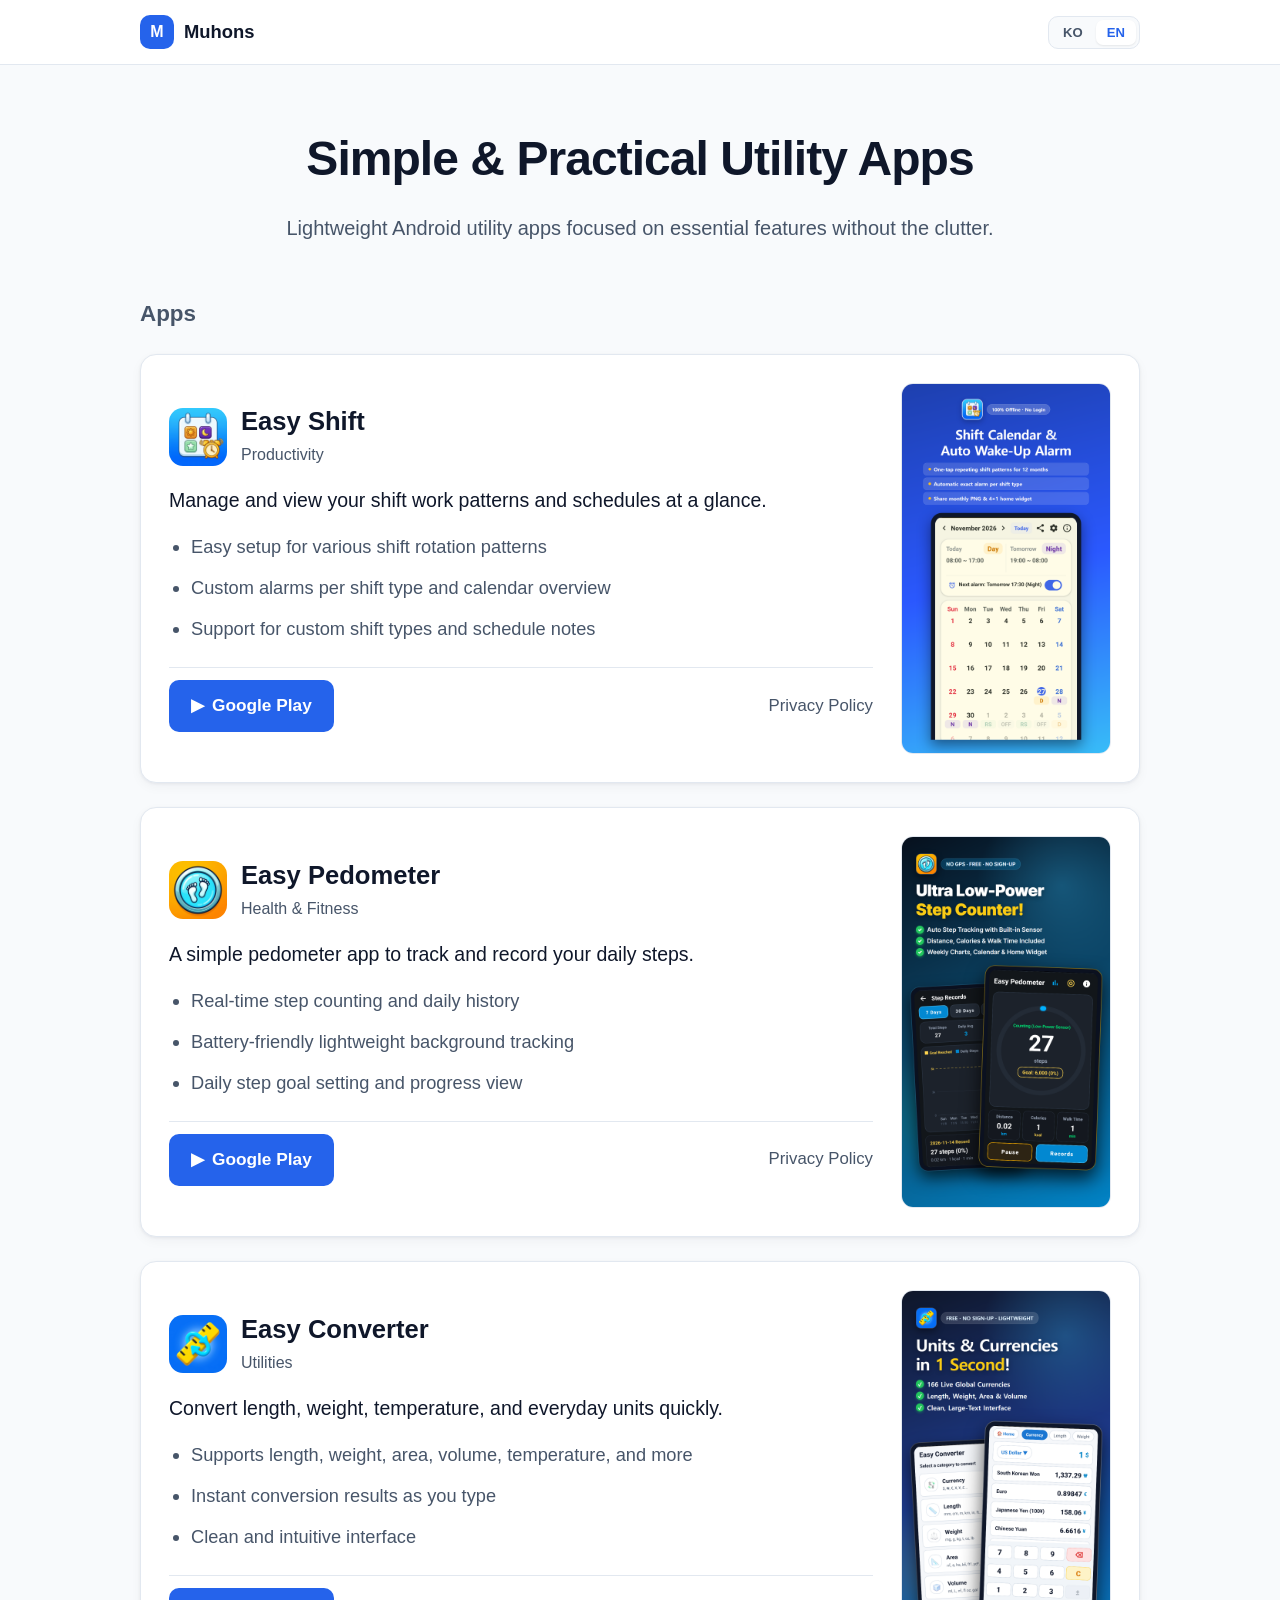
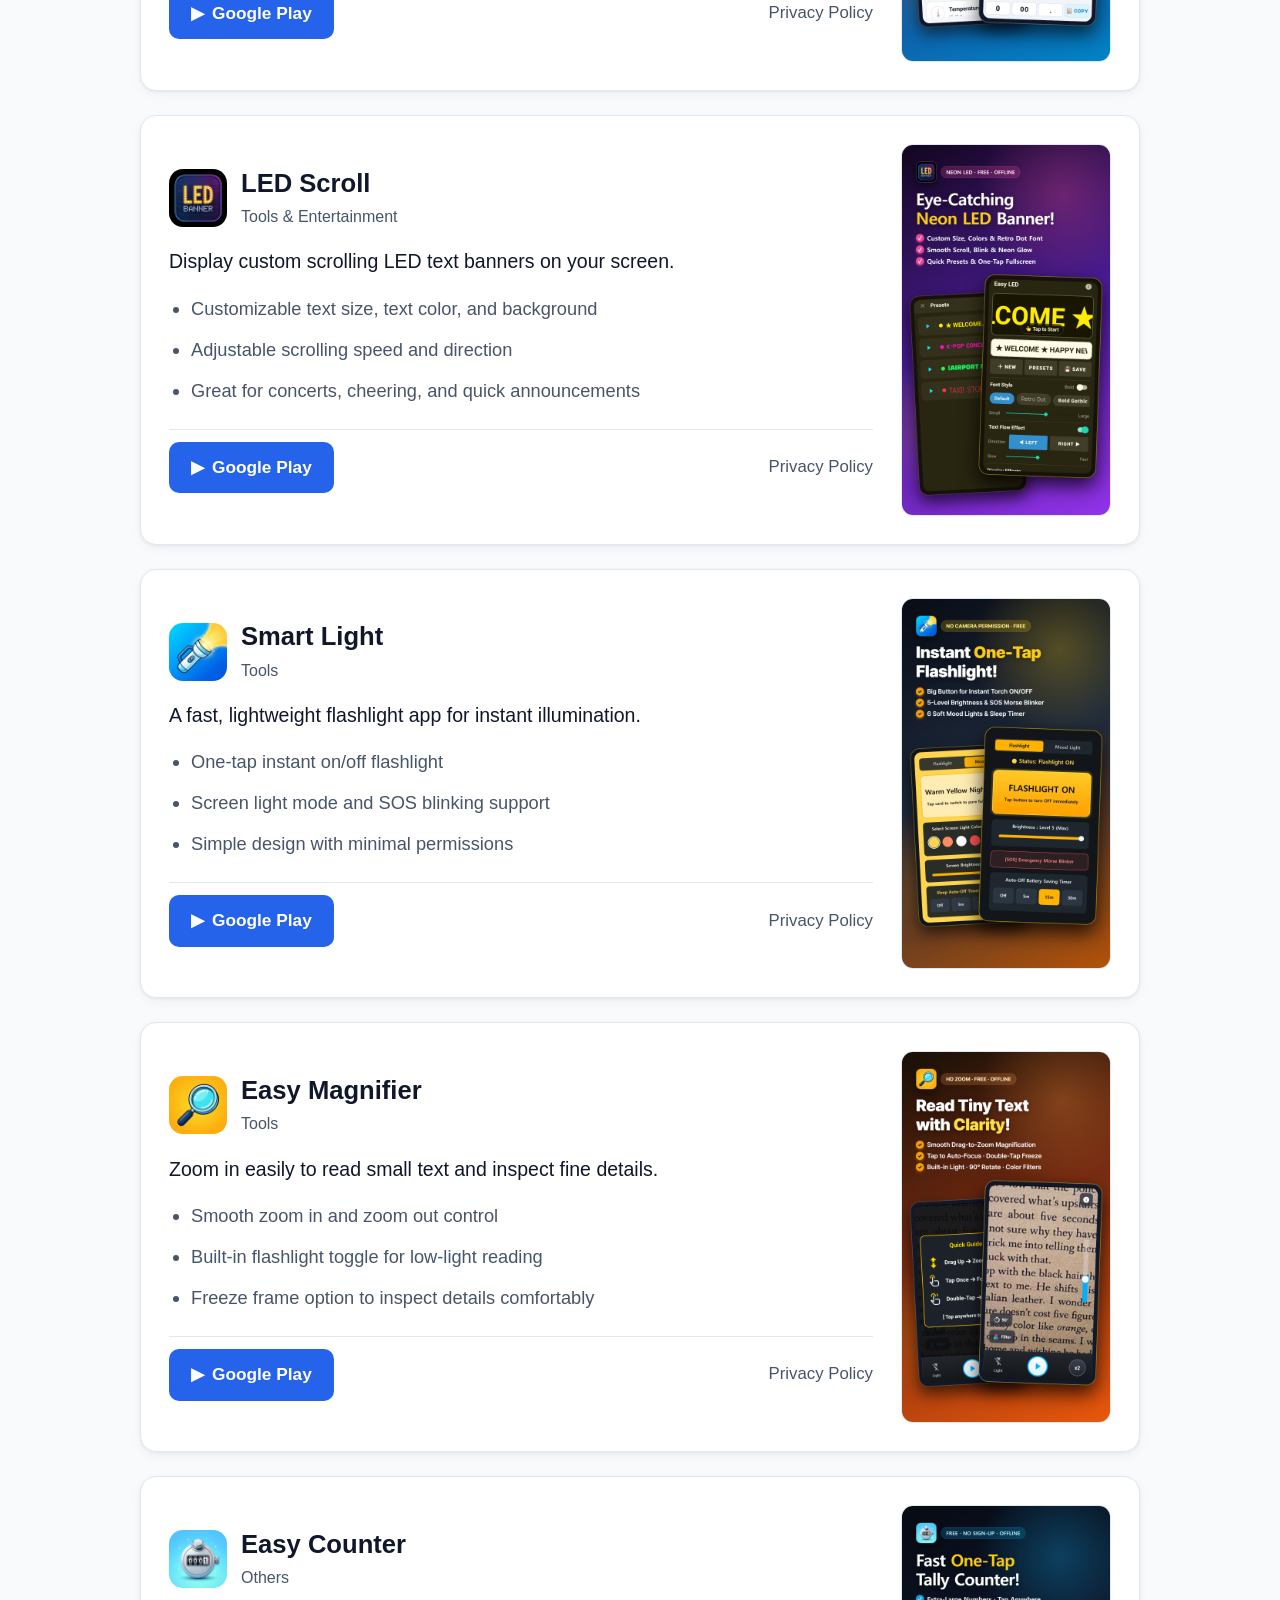
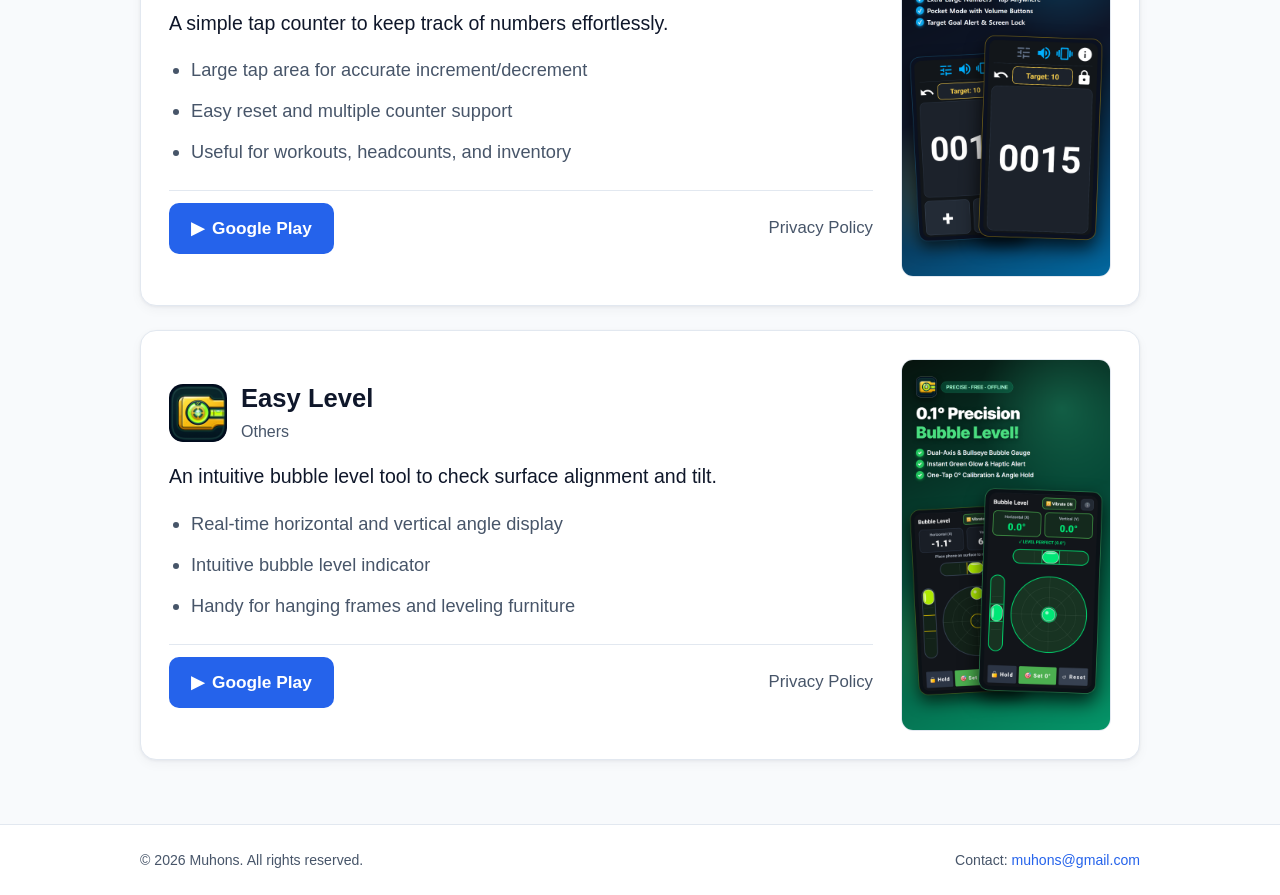
<file: index.html>
<!DOCTYPE html>
<html lang="ko">
<head>
  <meta charset="UTF-8">
  <meta name="viewport" content="width=device-width, initial-scale=1.0">
  <title>Muhons Apps — Simple &amp; Useful Utility Apps</title>
  <meta name="description" content="Muhons official website. Simple, fast, and reliable Android utility apps.">
  <link rel="stylesheet" href="style.css">
</head>
<body>
  <header class="site-header">
    <div class="container header-inner">
      <a href="#" class="brand">
        <span class="brand-logo">M</span>
        <span class="brand-name">Muhons</span>
      </a>
      <div class="lang-switch" role="group" aria-label="Language selector">
        <button type="button" class="lang-btn" data-lang="ko">KO</button>
        <button type="button" class="lang-btn" data-lang="en">EN</button>
      </div>
    </div>
  </header>

  <main>
    <section class="hero">
      <div class="container">
        <h1 data-i18n="hero_title">일상을 편하게 만드는 실용적인 앱</h1>
        <p class="hero-sub" data-i18n="hero_desc">
          복잡함은 덜어내고 꼭 필요한 기능만 담은 안드로이드 유틸리티 앱을 만듭니다.
        </p>
      </div>
    </section>

    <section class="apps-section">
      <div class="container">
        <h2 class="section-title" data-i18n="apps_title">앱 목록</h2>
        <div id="app-grid" class="app-grid"></div>
      </div>
    </section>
  </main>

  <footer class="site-footer">
    <div class="container footer-inner">
      <p>&copy; <span id="year"></span> Muhons. <span data-i18n="footer_rights">All rights reserved.</span></p>
      <p>
        <span data-i18n="footer_contact">문의:</span>
        <a href="mailto:muhons@gmail.com">muhons@gmail.com</a>
      </p>
    </div>
  </footer>

  <div id="app-modal" class="modal-overlay" aria-hidden="true" role="dialog" aria-modal="true" aria-labelledby="modal-title">
    <div class="modal-content">
      <button type="button" id="modal-close" class="modal-close" aria-label="Close">&times;</button>
      <div class="modal-header">
        <div id="modal-icon" class="app-icon modal-icon" aria-hidden="true"></div>
        <div>
          <h3 id="modal-title" class="modal-title"></h3>
          <span id="modal-category" class="app-category"></span>
        </div>
      </div>
      <p id="modal-desc" class="modal-desc"></p>
      <ul id="modal-features" class="modal-features"></ul>
      <div class="modal-actions">
        <a id="modal-store" class="btn-store" href="#" target="_blank" rel="noopener noreferrer">
          <span>▶</span>
          <span data-i18n="store_btn">Google Play</span>
        </a>
        <a id="modal-privacy" class="link-privacy" href="#" data-i18n="privacy_link">개인정보처리방침</a>
      </div>
    </div>
  </div>

  <script src="app.js"></script>
</body>
</html>
</file>
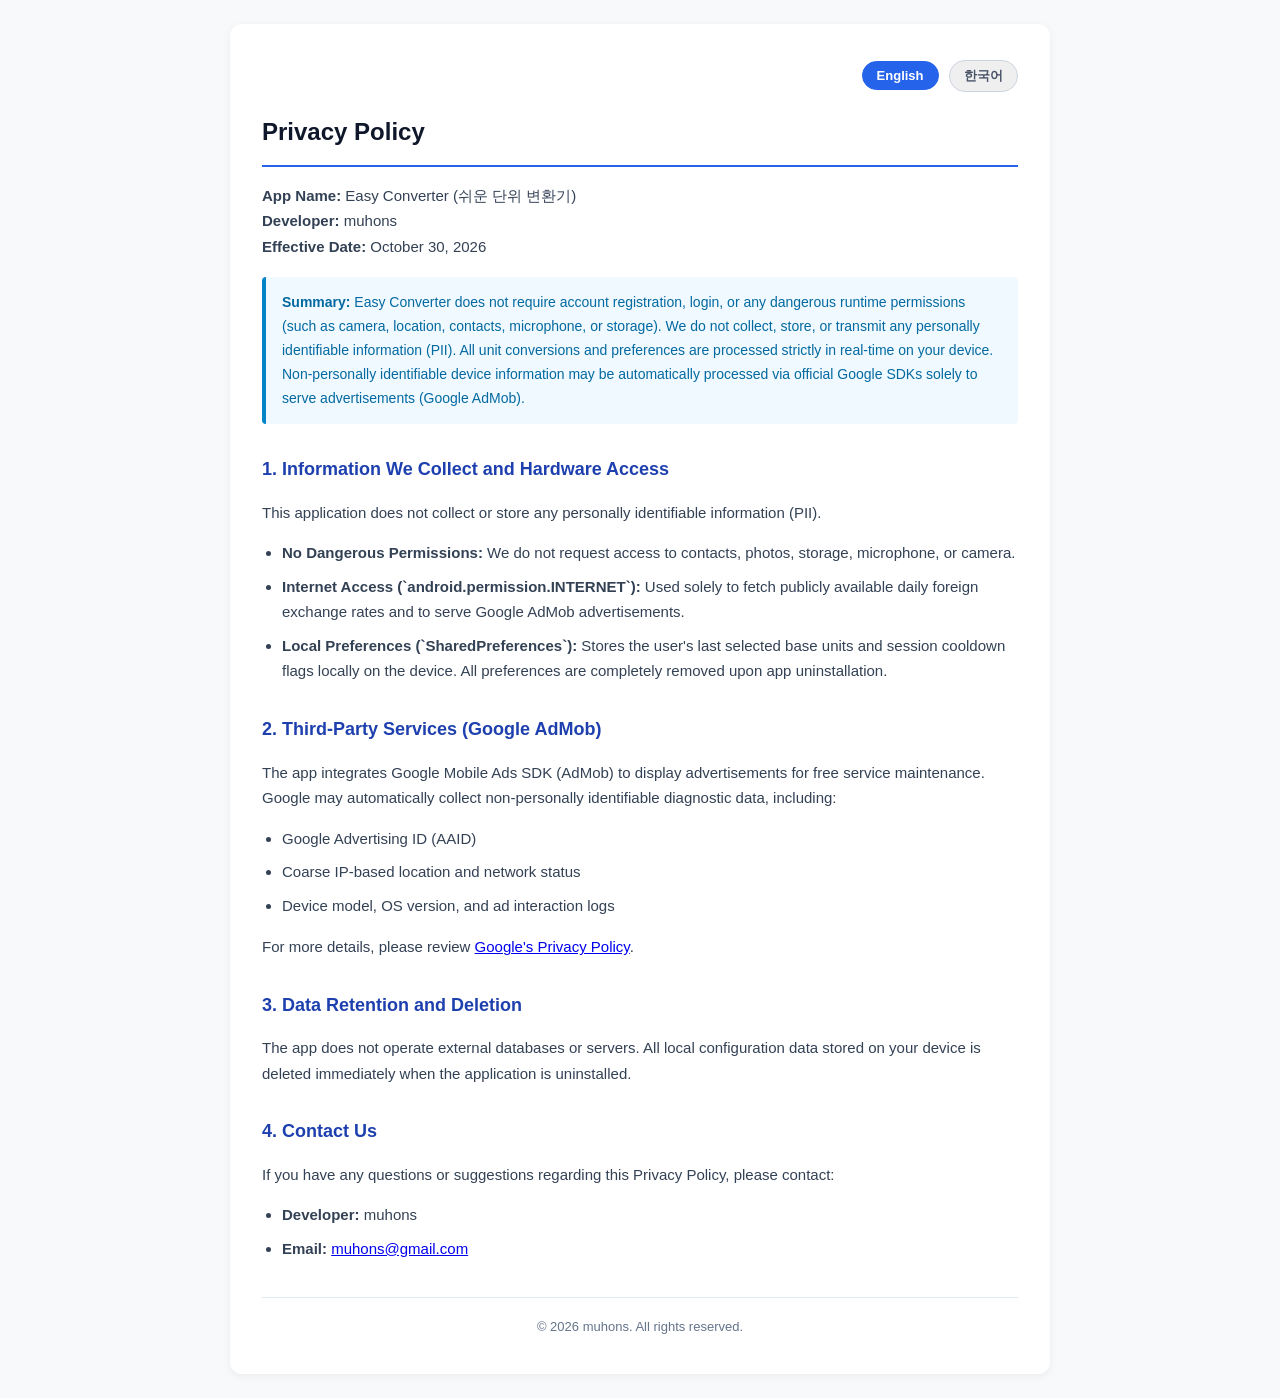
<file: privacy_policy_easyconverter.html>
<!DOCTYPE html>
<html lang="en">
<head>
    <meta charset="UTF-8">
    <meta name="viewport" content="width=device-width, initial-scale=1.0">
    <title>Privacy Policy - Easy Converter (쉬운 단위 변환기)</title>
    <style>
        body {
            font-family: -apple-system, BlinkMacSystemFont, "Segoe UI", Roboto, "Helvetica Neue", Arial, sans-serif;
            line-height: 1.7;
            color: #333333;
            max-width: 820px;
            margin: 0 auto;
            padding: 24px 16px;
            background-color: #f8f9fa;
        }
        .container {
            background-color: #ffffff;
            padding: 36px 32px;
            border-radius: 12px;
            box-shadow: 0 2px 8px rgba(0, 0, 0, 0.06);
        }
        .lang-switch {
            text-align: right;
            margin-bottom: 20px;
        }
        .lang-btn {
            display: inline-block;
            padding: 6px 14px;
            font-size: 13px;
            border-radius: 20px;
            text-decoration: none;
            margin-left: 6px;
            border: 1px solid #cbd5e0;
            color: #4a5568;
            font-weight: 600;
            cursor: pointer;
        }
        .lang-btn.active {
            background-color: #2563eb;
            color: #ffffff;
            border-color: #2563eb;
        }
        h1 {
            font-size: 24px;
            color: #0f172a;
            border-bottom: 2px solid #2563eb;
            padding-bottom: 12px;
            margin-top: 0;
        }
        h2 {
            font-size: 18px;
            color: #1e40af;
            margin-top: 30px;
            margin-bottom: 10px;
        }
        p, li {
            font-size: 15px;
            color: #334155;
        }
        ul {
            padding-left: 20px;
            margin-top: 6px;
        }
        li {
            margin-bottom: 8px;
        }
        .highlight-box {
            background-color: #f0f9ff;
            border-left: 4px solid #0284c7;
            padding: 14px 16px;
            border-radius: 4px;
            margin: 18px 0;
            font-size: 14px;
            color: #0369a1;
        }
        .footer {
            margin-top: 36px;
            padding-top: 18px;
            border-top: 1px solid #e2e8f0;
            font-size: 13px;
            color: #64748b;
            text-align: center;
        }
        .hidden {
            display: none;
        }
    </style>
</head>
<body>
<div class="container">
    <div class="lang-switch">
        <button id="btn-en" class="lang-btn active" onclick="switchLang('en')">English</button>
        <button id="btn-ko" class="lang-btn" onclick="switchLang('ko')">한국어</button>
    </div>

    <!-- 🇺🇸 English Version (Default) -->
    <div id="content-en">
        <h1>Privacy Policy</h1>
        <p><strong>App Name:</strong> Easy Converter (쉬운 단위 변환기)<br>
           <strong>Developer:</strong> muhons<br>
           <strong>Effective Date:</strong> October 30, 2026</p>

        <div class="highlight-box">
            <strong>Summary:</strong> Easy Converter does not require account registration, login, or any dangerous runtime permissions (such as camera, location, contacts, microphone, or storage). We do not collect, store, or transmit any personally identifiable information (PII). All unit conversions and preferences are processed strictly in real-time on your device. Non-personally identifiable device information may be automatically processed via official Google SDKs solely to serve advertisements (Google AdMob).
        </div>

        <h2>1. Information We Collect and Hardware Access</h2>
        <p>This application does not collect or store any personally identifiable information (PII).</p>
        <ul>
            <li><strong>No Dangerous Permissions:</strong> We do not request access to contacts, photos, storage, microphone, or camera.</li>
            <li><strong>Internet Access (`android.permission.INTERNET`):</strong> Used solely to fetch publicly available daily foreign exchange rates and to serve Google AdMob advertisements.</li>
            <li><strong>Local Preferences (`SharedPreferences`):</strong> Stores the user's last selected base units and session cooldown flags locally on the device. All preferences are completely removed upon app uninstallation.</li>
        </ul>

        <h2>2. Third-Party Services (Google AdMob)</h2>
        <p>The app integrates Google Mobile Ads SDK (AdMob) to display advertisements for free service maintenance. Google may automatically collect non-personally identifiable diagnostic data, including:</p>
        <ul>
            <li>Google Advertising ID (AAID)</li>
            <li>Coarse IP-based location and network status</li>
            <li>Device model, OS version, and ad interaction logs</li>
        </ul>
        <p>For more details, please review <a href="https://policies.google.com/privacy" target="_blank" rel="noopener">Google's Privacy Policy</a>.</p>

        <h2>3. Data Retention and Deletion</h2>
        <p>The app does not operate external databases or servers. All local configuration data stored on your device is deleted immediately when the application is uninstalled.</p>

        <h2>4. Contact Us</h2>
        <p>If you have any questions or suggestions regarding this Privacy Policy, please contact:</p>
        <ul>
            <li><strong>Developer:</strong> muhons</li>
            <li><strong>Email:</strong> <a href="mailto:muhons@gmail.com">muhons@gmail.com</a></li>
        </ul>
    </div>

    <!-- 🇰🇷 한국어 버전 (전환 시 표시) -->
    <div id="content-ko" class="hidden">
        <h1>개인정보처리방침 (Privacy Policy)</h1>
        <p><strong>앱 이름:</strong> 쉬운 단위 변환기 (Easy Converter)<br>
           <strong>개발자:</strong> muhons<br>
           <strong>시행일자:</strong> 2026년 10월 30일</p>

        <div class="highlight-box">
            <strong>요약:</strong> 쉬운 단위 변환기(Easy Converter)는 회원가입이나 로그인을 일절 요구하지 않으며, 카메라·위치·연락처·저장소 등 어떠한 민감한 권한도 요구하지 않는 100% 안전한 순수 계산/변환 도구입니다. 모든 단위 계산과 설정은 스마트폰 기기 내부에서 실시간으로만 처리되며 외부로 전송되지 않습니다.
        </div>

        <h2>1. 개인정보의 처리 목적 및 수집 항목</h2>
        <p>본 앱은 이용자의 개인식별정보(PII)를 직접 수집하거나 저장하지 않습니다.</p>
        <ul>
            <li><strong>민감한 권한 요구 없음:</strong> 카메라, 연락처, 사진, 저장소, 마이크, 정밀 위치 등 개인정보에 접근할 수 있는 권한을 전혀 사용하지 않습니다.</li>
            <li><strong>인터넷 권한 (INTERNET):</strong> 공개 고시 환율 정보를 일일 1회 업데이트하고, 무료 서비스 유지를 위한 Google AdMob 광고 송출에만 사용됩니다.</li>
            <li><strong>로컬 설정 저장 (SharedPreferences):</strong> 사용자가 마지막으로 선택한 카테고리별 기준 단위 및 광고 쿨다운 시간만 스마트폰 내부에 저장하며, 앱 삭제 시 즉시 영구 파기됩니다.</li>
        </ul>

        <h2>2. 제3자 서비스 제공 및 SDK (Google AdMob)</h2>
        <p>본 앱은 무료 서비스를 제공하기 위해 구글 모바일 광고 SDK(Google AdMob)를 탑재하고 있습니다. 구글은 관련 법령 및 정책에 따라 다음과 같은 비식별 데이터를 자동으로 처리할 수 있습니다:</p>
        <ul>
            <li>구글 광고 식별자 (Google Advertising ID)</li>
            <li>대략적인 IP 기반 위치 및 네트워크 연결 상태</li>
            <li>기기 모델명, OS 버전, 광고 노출 및 클릭 진단 로그</li>
        </ul>
        <p>자세한 내용은 <a href="https://policies.google.com/privacy" target="_blank" rel="noopener">Google 개인정보처리방침</a>을 참조하시기 바랍니다.</p>

        <h2>3. 개인정보의 파기</h2>
        <p>본 앱은 자체 서버를 운영하지 않으며 이용자의 개인정보를 저장하지 않습니다. 기기 내 로컬에 저장된 단위 설정값은 앱 삭제(제거) 시 안드로이드 OS에 의해 즉시 모두 삭제됩니다.</p>

        <h2>4. 개인정보 보호책임자 및 문의처</h2>
        <p>본 앱의 개인정보 처리와 관련하여 질문이나 의견이 있으신 경우 아래로 연락 주시기 바랍니다.</p>
        <ul>
            <li><strong>개발자:</strong> muhons</li>
            <li><strong>이메일:</strong> <a href="mailto:muhons@gmail.com">muhons@gmail.com</a></li>
        </ul>
    </div>

    <div class="footer">
        &copy; 2026 muhons. All rights reserved.
    </div>
</div>

<script>
    function switchLang(lang) {
        var koContent = document.getElementById('content-ko');
        var enContent = document.getElementById('content-en');
        var btnKo = document.getElementById('btn-ko');
        var btnEn = document.getElementById('btn-en');

        if (lang === 'en') {
            enContent.classList.remove('hidden');
            koContent.classList.add('hidden');
            btnEn.classList.add('active');
            btnKo.classList.remove('active');
        } else {
            koContent.classList.remove('hidden');
            enContent.classList.add('hidden');
            btnKo.classList.add('active');
            btnEn.classList.remove('active');
        }
    }
    (function () {
        var langs = (navigator.languages && navigator.languages.length) ? navigator.languages : [navigator.language || navigator.userLanguage || 'en'];
        if (langs.some(function (l) { return String(l).toLowerCase().indexOf('ko') === 0; })) switchLang('ko');
    })();
</script>
</body>
</html>
</file>
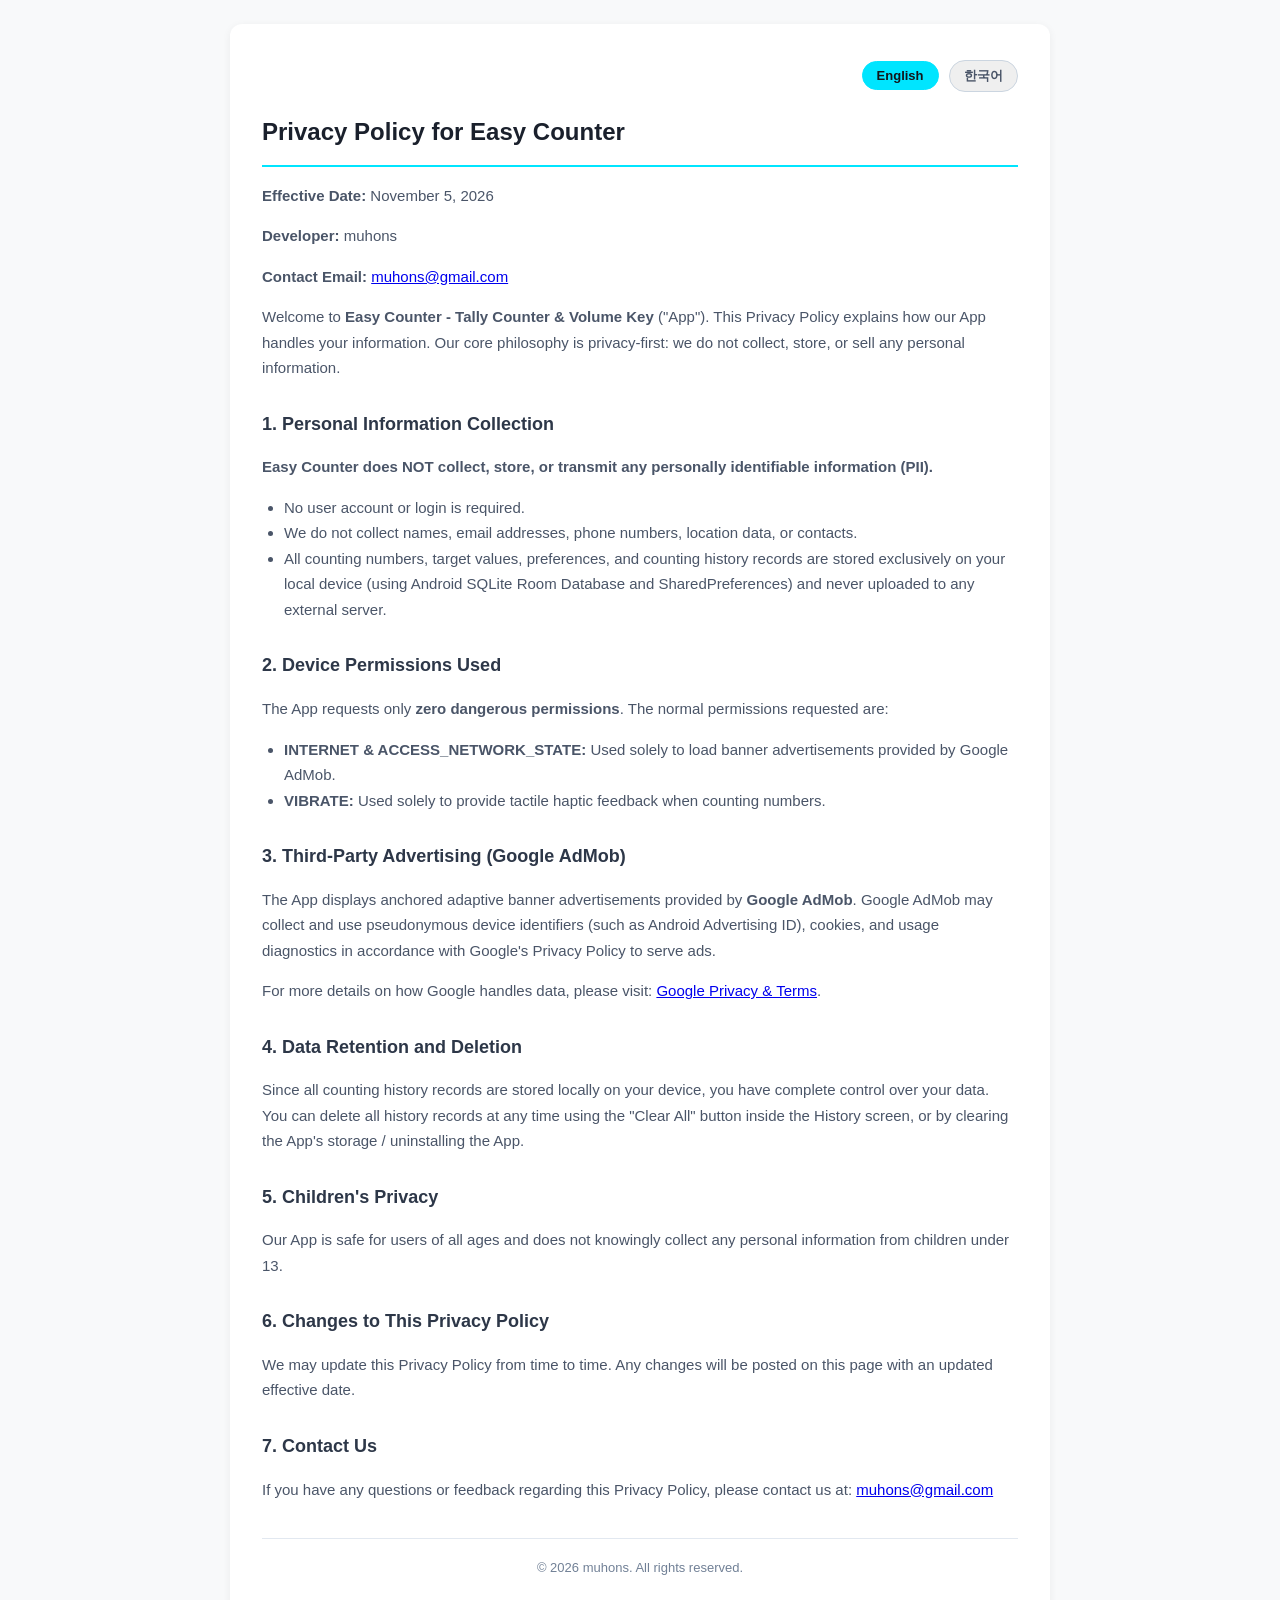
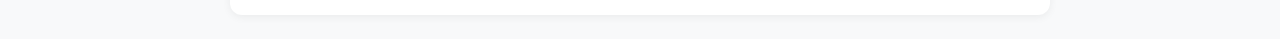
<file: privacy_policy_easycounter.html>
<!DOCTYPE html>
<html lang="en">
<head>
    <meta charset="UTF-8">
    <meta name="viewport" content="width=device-width, initial-scale=1.0">
    <title>Privacy Policy - Easy Counter (쉬운 계수기)</title>
    <style>
        body {
            font-family: -apple-system, BlinkMacSystemFont, "Segoe UI", Roboto, "Helvetica Neue", Arial, sans-serif;
            line-height: 1.7;
            color: #333333;
            max-width: 820px;
            margin: 0 auto;
            padding: 24px 16px;
            background-color: #f8f9fa;
        }
        .container {
            background-color: #ffffff;
            padding: 36px 32px;
            border-radius: 12px;
            box-shadow: 0 2px 8px rgba(0, 0, 0, 0.06);
        }
        .lang-switch {
            text-align: right;
            margin-bottom: 20px;
        }
        .lang-btn {
            display: inline-block;
            padding: 6px 14px;
            font-size: 13px;
            border-radius: 20px;
            text-decoration: none;
            margin-left: 6px;
            border: 1px solid #cbd5e0;
            color: #4a5568;
            font-weight: 600;
            cursor: pointer;
        }
        .lang-btn.active {
            background-color: #00E5FF;
            color: #12161a;
            border-color: #00E5FF;
        }
        h1 {
            font-size: 24px;
            color: #1a202c;
            border-bottom: 2px solid #00E5FF;
            padding-bottom: 12px;
            margin-top: 0;
        }
        h2 {
            font-size: 18px;
            color: #2d3748;
            margin-top: 28px;
            margin-bottom: 10px;
        }
        p, li {
            font-size: 15px;
            color: #4a5568;
        }
        ul {
            padding-left: 22px;
            margin-top: 6px;
        }
        .footer {
            margin-top: 36px;
            padding-top: 18px;
            border-top: 1px solid #e2e8f0;
            font-size: 13px;
            color: #718096;
            text-align: center;
        }
        .section-ko { display: none; }
    </style>
</head>
<body>
<div class="container">
    <div class="lang-switch">
        <button class="lang-btn active" id="btnEn" onclick="switchLang('en')">English</button>
        <button class="lang-btn" id="btnKo" onclick="switchLang('ko')">한국어</button>
    </div>

    <!-- ENGLISH SECTION -->
    <div id="sectionEn" class="section-en">
        <h1>Privacy Policy for Easy Counter</h1>
        <p><strong>Effective Date:</strong> November 5, 2026</p>
        <p><strong>Developer:</strong> muhons</p>
        <p><strong>Contact Email:</strong> <a href="mailto:muhons@gmail.com">muhons@gmail.com</a></p>

        <p>Welcome to <strong>Easy Counter - Tally Counter &amp; Volume Key</strong> ("App"). This Privacy Policy explains how our App handles your information. Our core philosophy is privacy-first: we do not collect, store, or sell any personal information.</p>

        <h2>1. Personal Information Collection</h2>
        <p><strong>Easy Counter does NOT collect, store, or transmit any personally identifiable information (PII).</strong></p>
        <ul>
            <li>No user account or login is required.</li>
            <li>We do not collect names, email addresses, phone numbers, location data, or contacts.</li>
            <li>All counting numbers, target values, preferences, and counting history records are stored exclusively on your local device (using Android SQLite Room Database and SharedPreferences) and never uploaded to any external server.</li>
        </ul>

        <h2>2. Device Permissions Used</h2>
        <p>The App requests only <strong>zero dangerous permissions</strong>. The normal permissions requested are:</p>
        <ul>
            <li><strong>INTERNET &amp; ACCESS_NETWORK_STATE:</strong> Used solely to load banner advertisements provided by Google AdMob.</li>
            <li><strong>VIBRATE:</strong> Used solely to provide tactile haptic feedback when counting numbers.</li>
        </ul>

        <h2>3. Third-Party Advertising (Google AdMob)</h2>
        <p>The App displays anchored adaptive banner advertisements provided by <strong>Google AdMob</strong>. Google AdMob may collect and use pseudonymous device identifiers (such as Android Advertising ID), cookies, and usage diagnostics in accordance with Google's Privacy Policy to serve ads.</p>
        <p>For more details on how Google handles data, please visit: <a href="https://policies.google.com/technologies/ads" target="_blank" rel="noopener">Google Privacy &amp; Terms</a>.</p>

        <h2>4. Data Retention and Deletion</h2>
        <p>Since all counting history records are stored locally on your device, you have complete control over your data. You can delete all history records at any time using the "Clear All" button inside the History screen, or by clearing the App's storage / uninstalling the App.</p>

        <h2>5. Children's Privacy</h2>
        <p>Our App is safe for users of all ages and does not knowingly collect any personal information from children under 13.</p>

        <h2>6. Changes to This Privacy Policy</h2>
        <p>We may update this Privacy Policy from time to time. Any changes will be posted on this page with an updated effective date.</p>

        <h2>7. Contact Us</h2>
        <p>If you have any questions or feedback regarding this Privacy Policy, please contact us at: <a href="mailto:muhons@gmail.com">muhons@gmail.com</a></p>
    </div>

    <!-- KOREAN SECTION -->
    <div id="sectionKo" class="section-ko">
        <h1>개인정보처리방침 - 쉬운 계수기</h1>
        <p><strong>시행일자:</strong> 2026년 11월 5일</p>
        <p><strong>개발자:</strong> muhons</p>
        <p><strong>문의 이메일:</strong> <a href="mailto:muhons@gmail.com">muhons@gmail.com</a></p>

        <p><strong>쉬운 계수기 - 큰글씨 숫자 세기 &amp; 볼륨 버튼 카운터</strong>(이하 "앱")를 이용해 주셔서 감사합니다. 본 개인정보처리방침은 앱에서 사용자의 정보가 어떻게 취급되는지 안내합니다. 본 앱은 '개인정보 보호 최우선' 원칙에 따라 사용자의 개인정보를 일절 수집하거나 외부로 전송하지 않습니다.</p>

        <h2>1. 개인정보 수집 및 이용</h2>
        <p><strong>쉬운 계수기는 어떠한 개인 식별 정보(PII)도 수집하거나 저장, 전송하지 않습니다.</strong></p>
        <ul>
            <li>회원가입이나 로그인이 일절 필요하지 않습니다.</li>
            <li>이름, 이메일, 전화번호, 위치 정보, 연락처 등 개인정보를 전혀 요구하지 않습니다.</li>
            <li>사용자가 센 숫자, 목표 횟수, 설정값 및 카운트 기록장 데이터는 사용자의 기기 내부(안드로이드 로컬 SQLite Room DB 및 SharedPreferences)에만 100% 저장되며, 외부 서버로 전송되지 않습니다.</li>
        </ul>

        <h2>2. 앱에서 사용하는 기기 권한</h2>
        <p>본 앱은 <strong>위험 권한 0개(완전 안전)</strong> 정책을 철저히 준수합니다. 사용하는 일반 권한은 다음과 같습니다:</p>
        <ul>
            <li><strong>인터넷 및 네트워크 상태 접근 (INTERNET, ACCESS_NETWORK_STATE):</strong> Google AdMob의 상단 적응형 배너 광고를 로드하기 위한 용도로만 사용됩니다.</li>
            <li><strong>진동 권한 (VIBRATE):</strong> 숫자를 셀 때 손끝 햅틱 진동 피드백을 제공하기 위한 용도로만 사용됩니다.</li>
        </ul>

        <h2>3. 제3자 광고 서비스 (Google AdMob)</h2>
        <p>본 앱은 쾌적한 무료 서비스 제공을 위해 화면 상단에 <strong>Google AdMob</strong>의 적응형 배너 광고를 표시합니다. Google AdMob은 광고 제공 및 품질 분석을 위해 익명화된 기기 식별자(광고 ID 등)를 구글의 개인정보처리방침에 따라 처리할 수 있습니다.</p>
        <p>구글의 데이터 처리 방식에 대한 자세한 내용은 <a href="https://policies.google.com/technologies/ads" target="_blank" rel="noopener">구글 광고 및 개인정보 보호정책</a>을 참고하시기 바랍니다.</p>

        <h2>4. 개인정보의 파기</h2>
        <p>모든 데이터는 사용자 기기에만 로컬로 보관되므로, 사용자는 기록장 화면의 [기록 전체 삭제] 버튼을 누르거나 앱을 삭제(삭제 시 데이터 자동 파기)하여 언제든 즉시 완전 파기할 수 있습니다.</p>

        <h2>5. 아동의 개인정보 보호</h2>
        <p>본 앱은 모든 연령층이 안심하고 이용할 수 있으며, 만 13세 미만 아동의 개인정보를 고의로 수집하지 않습니다.</p>

        <h2>6. 개인정보처리방침의 변경</h2>
        <p>본 방침은 법령 또는 서비스 변경사항을 반영하기 위해 수정될 수 있으며, 변경 시 본 페이지를 통해 공지합니다.</p>

        <h2>7. 문의처</h2>
        <p>개인정보 보호와 관련하여 궁금한 점이나 의견이 있으실 경우 아래 이메일로 언제든 문의해 주시기 바랍니다:<br>
        <a href="mailto:muhons@gmail.com"><strong>muhons@gmail.com</strong></a></p>
    </div>

    <div class="footer">
        &copy; 2026 muhons. All rights reserved.
    </div>
</div>

<script>
    function switchLang(lang) {
        var secEn = document.getElementById('sectionEn');
        var secKo = document.getElementById('sectionKo');
        var btnEn = document.getElementById('btnEn');
        var btnKo = document.getElementById('btnKo');

        if (lang === 'ko') {
            secEn.style.display = 'none';
            secKo.style.display = 'block';
            btnKo.classList.add('active');
            btnEn.classList.remove('active');
        } else {
            secEn.style.display = 'block';
            secKo.style.display = 'none';
            btnEn.classList.add('active');
            btnKo.classList.remove('active');
        }
    }
    (function () {
        var langs = (navigator.languages && navigator.languages.length) ? navigator.languages : [navigator.language || navigator.userLanguage || 'en'];
        if (langs.some(function (l) { return String(l).toLowerCase().indexOf('ko') === 0; })) switchLang('ko');
    })();
</script>
</body>
</html>
</file>
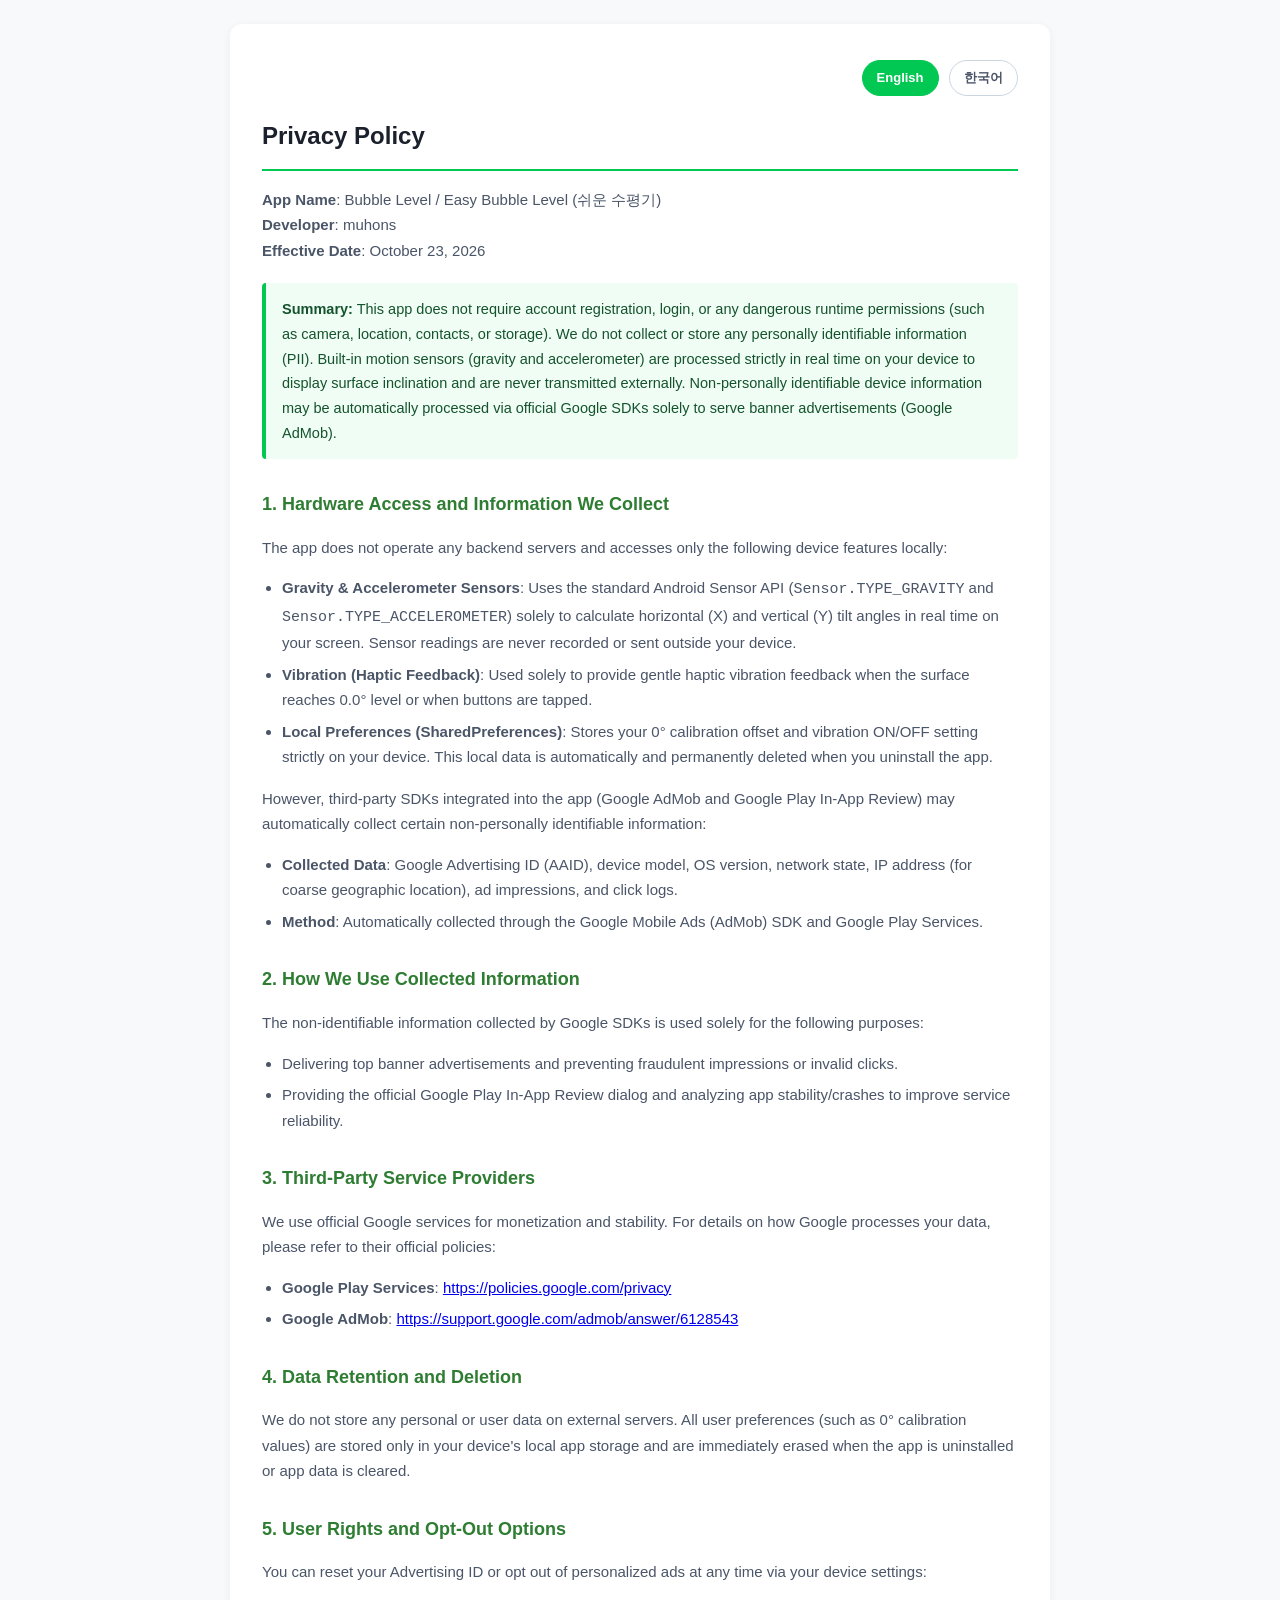
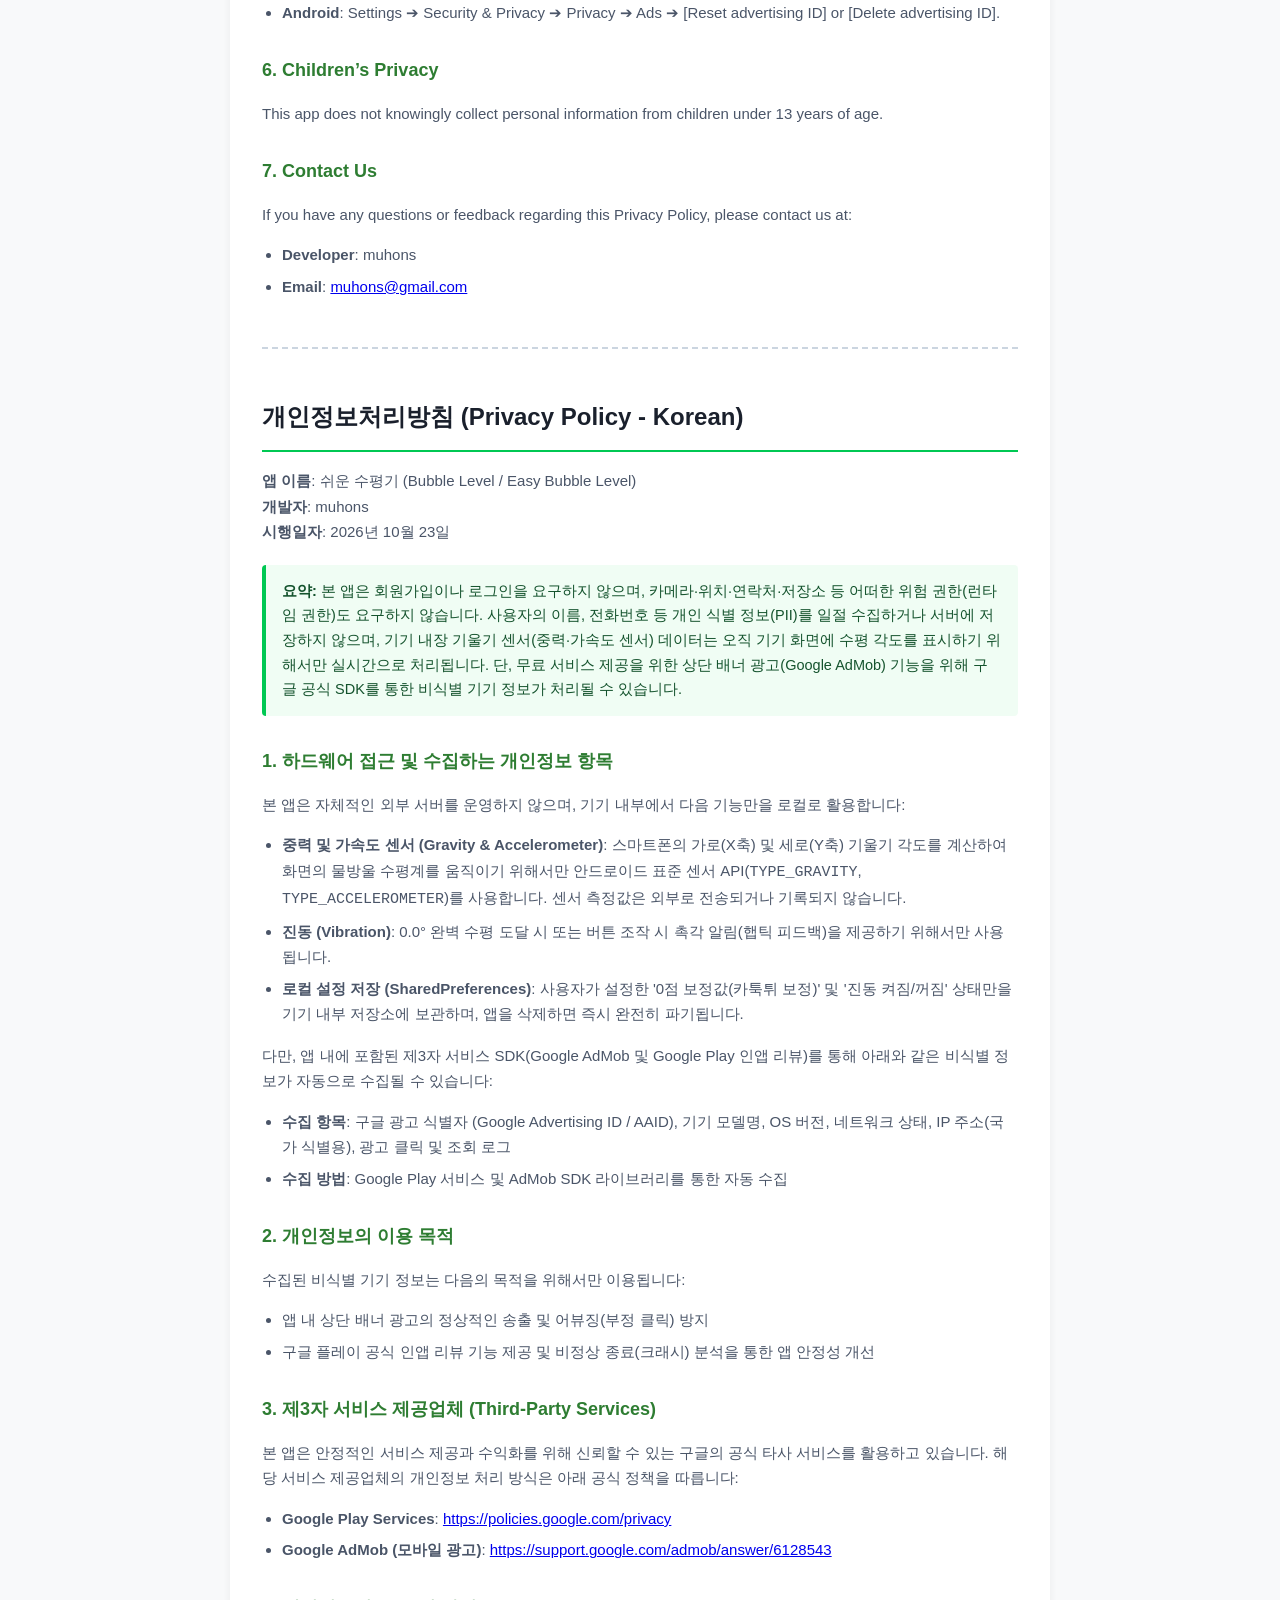
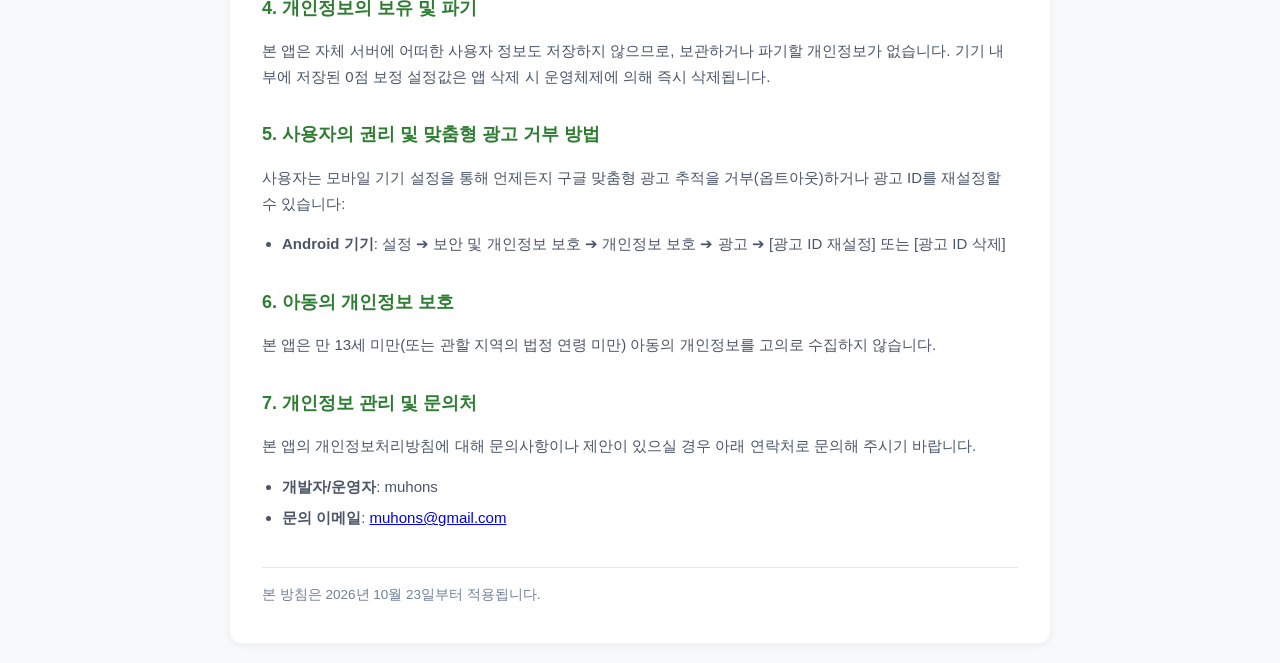
<file: privacy_policy_easylevel.html>
<!DOCTYPE html>
<html lang="en">
<head>
    <meta charset="UTF-8">
    <meta name="viewport" content="width=device-width, initial-scale=1.0">
    <title>Privacy Policy - Bubble Level (쉬운 수평기)</title>
    <style>
        body {
            font-family: -apple-system, BlinkMacSystemFont, "Segoe UI", Roboto, "Helvetica Neue", Arial, sans-serif;
            line-height: 1.7;
            color: #333333;
            max-width: 820px;
            margin: 0 auto;
            padding: 24px 16px;
            background-color: #f8f9fa;
        }
        .container {
            background-color: #ffffff;
            padding: 36px 32px;
            border-radius: 12px;
            box-shadow: 0 2px 8px rgba(0, 0, 0, 0.06);
        }
        .lang-switch {
            text-align: right;
            margin-bottom: 20px;
        }
        .lang-btn {
            display: inline-block;
            padding: 6px 14px;
            font-size: 13px;
            border-radius: 20px;
            text-decoration: none;
            margin-left: 6px;
            border: 1px solid #cbd5e0;
            color: #4a5568;
            font-weight: 600;
        }
        .lang-btn.active {
            background-color: #00c853;
            color: #ffffff;
            border-color: #00c853;
        }
        h1 {
            font-size: 24px;
            color: #1a202c;
            border-bottom: 2px solid #00c853;
            padding-bottom: 12px;
            margin-top: 0;
        }
        h2 {
            font-size: 18px;
            color: #2e7d32;
            margin-top: 30px;
            margin-bottom: 10px;
        }
        p, li {
            font-size: 15px;
            color: #4a5568;
        }
        ul {
            padding-left: 20px;
            margin-top: 6px;
        }
        li {
            margin-bottom: 6px;
        }
        .highlight-box {
            background-color: #f0fdf4;
            border-left: 4px solid #00c853;
            padding: 14px 16px;
            border-radius: 4px;
            margin: 20px 0;
            font-size: 14.5px;
            color: #14532d;
        }
        .divider-section {
            border-top: 2px dashed #cbd5e0;
            margin: 48px 0 36px 0;
            padding-top: 12px;
        }
        .footer {
            margin-top: 36px;
            font-size: 13.5px;
            color: #718096;
            border-top: 1px solid #e2e8f0;
            padding-top: 16px;
        }
    </style>
</head>
<body>
<div class="container">
    <div class="lang-switch">
        <a href="#lang-en" class="lang-btn active">English</a>
        <a href="#lang-ko" class="lang-btn">한국어</a>
    </div>

    <!-- ENGLISH SECTION -->
    <div id="lang-en">
        <h1>Privacy Policy</h1>
        <p><b>App Name</b>: Bubble Level / Easy Bubble Level (쉬운 수평기)<br>
           <b>Developer</b>: muhons<br>
           <b>Effective Date</b>: October 23, 2026</p>

        <div class="highlight-box">
            <strong>Summary:</strong> This app does not require account registration, login, or any dangerous runtime permissions (such as camera, location, contacts, or storage). We do not collect or store any personally identifiable information (PII). Built-in motion sensors (gravity and accelerometer) are processed strictly in real time on your device to display surface inclination and are never transmitted externally. Non-personally identifiable device information may be automatically processed via official Google SDKs solely to serve banner advertisements (Google AdMob).
        </div>

        <h2>1. Hardware Access and Information We Collect</h2>
        <p>The app does not operate any backend servers and accesses only the following device features locally:</p>
        <ul>
            <li><strong>Gravity &amp; Accelerometer Sensors</strong>: Uses the standard Android Sensor API (<code>Sensor.TYPE_GRAVITY</code> and <code>Sensor.TYPE_ACCELEROMETER</code>) solely to calculate horizontal (X) and vertical (Y) tilt angles in real time on your screen. Sensor readings are never recorded or sent outside your device.</li>
            <li><strong>Vibration (Haptic Feedback)</strong>: Used solely to provide gentle haptic vibration feedback when the surface reaches 0.0° level or when buttons are tapped.</li>
            <li><strong>Local Preferences (SharedPreferences)</strong>: Stores your 0° calibration offset and vibration ON/OFF setting strictly on your device. This local data is automatically and permanently deleted when you uninstall the app.</li>
        </ul>
        <p>However, third-party SDKs integrated into the app (Google AdMob and Google Play In-App Review) may automatically collect certain non-personally identifiable information:</p>
        <ul>
            <li><strong>Collected Data</strong>: Google Advertising ID (AAID), device model, OS version, network state, IP address (for coarse geographic location), ad impressions, and click logs.</li>
            <li><strong>Method</strong>: Automatically collected through the Google Mobile Ads (AdMob) SDK and Google Play Services.</li>
        </ul>

        <h2>2. How We Use Collected Information</h2>
        <p>The non-identifiable information collected by Google SDKs is used solely for the following purposes:</p>
        <ul>
            <li>Delivering top banner advertisements and preventing fraudulent impressions or invalid clicks.</li>
            <li>Providing the official Google Play In-App Review dialog and analyzing app stability/crashes to improve service reliability.</li>
        </ul>

        <h2>3. Third-Party Service Providers</h2>
        <p>We use official Google services for monetization and stability. For details on how Google processes your data, please refer to their official policies:</p>
        <ul>
            <li><strong>Google Play Services</strong>: <a href="https://policies.google.com/privacy" target="_blank" rel="noopener">https://policies.google.com/privacy</a></li>
            <li><strong>Google AdMob</strong>: <a href="https://support.google.com/admob/answer/6128543" target="_blank" rel="noopener">https://support.google.com/admob/answer/6128543</a></li>
        </ul>

        <h2>4. Data Retention and Deletion</h2>
        <p>We do not store any personal or user data on external servers. All user preferences (such as 0° calibration values) are stored only in your device's local app storage and are immediately erased when the app is uninstalled or app data is cleared.</p>

        <h2>5. User Rights and Opt-Out Options</h2>
        <p>You can reset your Advertising ID or opt out of personalized ads at any time via your device settings:</p>
        <ul>
            <li><strong>Android</strong>: Settings ➔ Security &amp; Privacy ➔ Privacy ➔ Ads ➔ [Reset advertising ID] or [Delete advertising ID].</li>
        </ul>

        <h2>6. Children’s Privacy</h2>
        <p>This app does not knowingly collect personal information from children under 13 years of age.</p>

        <h2>7. Contact Us</h2>
        <p>If you have any questions or feedback regarding this Privacy Policy, please contact us at:</p>
        <ul>
            <li><strong>Developer</strong>: muhons</li>
            <li><strong>Email</strong>: <a href="mailto:muhons@gmail.com">muhons@gmail.com</a></li>
        </ul>
    </div>

    <!-- DIVIDER -->
    <div class="divider-section" id="lang-ko"></div>

    <!-- KOREAN SECTION -->
    <div>
        <h1>개인정보처리방침 (Privacy Policy - Korean)</h1>
        <p><b>앱 이름</b>: 쉬운 수평기 (Bubble Level / Easy Bubble Level)<br>
           <b>개발자</b>: muhons<br>
           <b>시행일자</b>: 2026년 10월 23일</p>

        <div class="highlight-box">
            <strong>요약:</strong> 본 앱은 회원가입이나 로그인을 요구하지 않으며, 카메라·위치·연락처·저장소 등 어떠한 위험 권한(런타임 권한)도 요구하지 않습니다. 사용자의 이름, 전화번호 등 개인 식별 정보(PII)를 일절 수집하거나 서버에 저장하지 않으며, 기기 내장 기울기 센서(중력·가속도 센서) 데이터는 오직 기기 화면에 수평 각도를 표시하기 위해서만 실시간으로 처리됩니다. 단, 무료 서비스 제공을 위한 상단 배너 광고(Google AdMob) 기능을 위해 구글 공식 SDK를 통한 비식별 기기 정보가 처리될 수 있습니다.
        </div>

        <h2>1. 하드웨어 접근 및 수집하는 개인정보 항목</h2>
        <p>본 앱은 자체적인 외부 서버를 운영하지 않으며, 기기 내부에서 다음 기능만을 로컬로 활용합니다:</p>
        <ul>
            <li><strong>중력 및 가속도 센서 (Gravity &amp; Accelerometer)</strong>: 스마트폰의 가로(X축) 및 세로(Y축) 기울기 각도를 계산하여 화면의 물방울 수평계를 움직이기 위해서만 안드로이드 표준 센서 API(<code>TYPE_GRAVITY</code>, <code>TYPE_ACCELEROMETER</code>)를 사용합니다. 센서 측정값은 외부로 전송되거나 기록되지 않습니다.</li>
            <li><strong>진동 (Vibration)</strong>: 0.0° 완벽 수평 도달 시 또는 버튼 조작 시 촉각 알림(햅틱 피드백)을 제공하기 위해서만 사용됩니다.</li>
            <li><strong>로컬 설정 저장 (SharedPreferences)</strong>: 사용자가 설정한 '0점 보정값(카툭튀 보정)' 및 '진동 켜짐/꺼짐' 상태만을 기기 내부 저장소에 보관하며, 앱을 삭제하면 즉시 완전히 파기됩니다.</li>
        </ul>
        <p>다만, 앱 내에 포함된 제3자 서비스 SDK(Google AdMob 및 Google Play 인앱 리뷰)를 통해 아래와 같은 비식별 정보가 자동으로 수집될 수 있습니다:</p>
        <ul>
            <li><strong>수집 항목</strong>: 구글 광고 식별자 (Google Advertising ID / AAID), 기기 모델명, OS 버전, 네트워크 상태, IP 주소(국가 식별용), 광고 클릭 및 조회 로그</li>
            <li><strong>수집 방법</strong>: Google Play 서비스 및 AdMob SDK 라이브러리를 통한 자동 수집</li>
        </ul>

        <h2>2. 개인정보의 이용 목적</h2>
        <p>수집된 비식별 기기 정보는 다음의 목적을 위해서만 이용됩니다:</p>
        <ul>
            <li>앱 내 상단 배너 광고의 정상적인 송출 및 어뷰징(부정 클릭) 방지</li>
            <li>구글 플레이 공식 인앱 리뷰 기능 제공 및 비정상 종료(크래시) 분석을 통한 앱 안정성 개선</li>
        </ul>

        <h2>3. 제3자 서비스 제공업체 (Third-Party Services)</h2>
        <p>본 앱은 안정적인 서비스 제공과 수익화를 위해 신뢰할 수 있는 구글의 공식 타사 서비스를 활용하고 있습니다. 해당 서비스 제공업체의 개인정보 처리 방식은 아래 공식 정책을 따릅니다:</p>
        <ul>
            <li><strong>Google Play Services</strong>: <a href="https://policies.google.com/privacy" target="_blank" rel="noopener">https://policies.google.com/privacy</a></li>
            <li><strong>Google AdMob (모바일 광고)</strong>: <a href="https://support.google.com/admob/answer/6128543" target="_blank" rel="noopener">https://support.google.com/admob/answer/6128543</a></li>
        </ul>

        <h2>4. 개인정보의 보유 및 파기</h2>
        <p>본 앱은 자체 서버에 어떠한 사용자 정보도 저장하지 않으므로, 보관하거나 파기할 개인정보가 없습니다. 기기 내부에 저장된 0점 보정 설정값은 앱 삭제 시 운영체제에 의해 즉시 삭제됩니다.</p>

        <h2>5. 사용자의 권리 및 맞춤형 광고 거부 방법</h2>
        <p>사용자는 모바일 기기 설정을 통해 언제든지 구글 맞춤형 광고 추적을 거부(옵트아웃)하거나 광고 ID를 재설정할 수 있습니다:</p>
        <ul>
            <li><strong>Android 기기</strong>: 설정 ➔ 보안 및 개인정보 보호 ➔ 개인정보 보호 ➔ 광고 ➔ [광고 ID 재설정] 또는 [광고 ID 삭제]</li>
        </ul>

        <h2>6. 아동의 개인정보 보호</h2>
        <p>본 앱은 만 13세 미만(또는 관할 지역의 법정 연령 미만) 아동의 개인정보를 고의로 수집하지 않습니다.</p>

        <h2>7. 개인정보 관리 및 문의처</h2>
        <p>본 앱의 개인정보처리방침에 대해 문의사항이나 제안이 있으실 경우 아래 연락처로 문의해 주시기 바랍니다.</p>
        <ul>
            <li><strong>개발자/운영자</strong>: muhons</li>
            <li><strong>문의 이메일</strong>: <a href="mailto:muhons@gmail.com">muhons@gmail.com</a></li>
        </ul>

        <div class="footer">
            본 방침은 2026년 10월 23일부터 적용됩니다.
        </div>
    </div>
</div>
<script>
    (function () {
        var langs = (navigator.languages && navigator.languages.length) ? navigator.languages : [navigator.language || navigator.userLanguage || 'en'];
        if (langs.some(function (l) { return String(l).toLowerCase().indexOf('ko') === 0; }) && !location.hash) {
            var koEl = document.getElementById('lang-ko');
            if (koEl) koEl.scrollIntoView();
        }
    })();
</script>
</body>
</html>
</file>
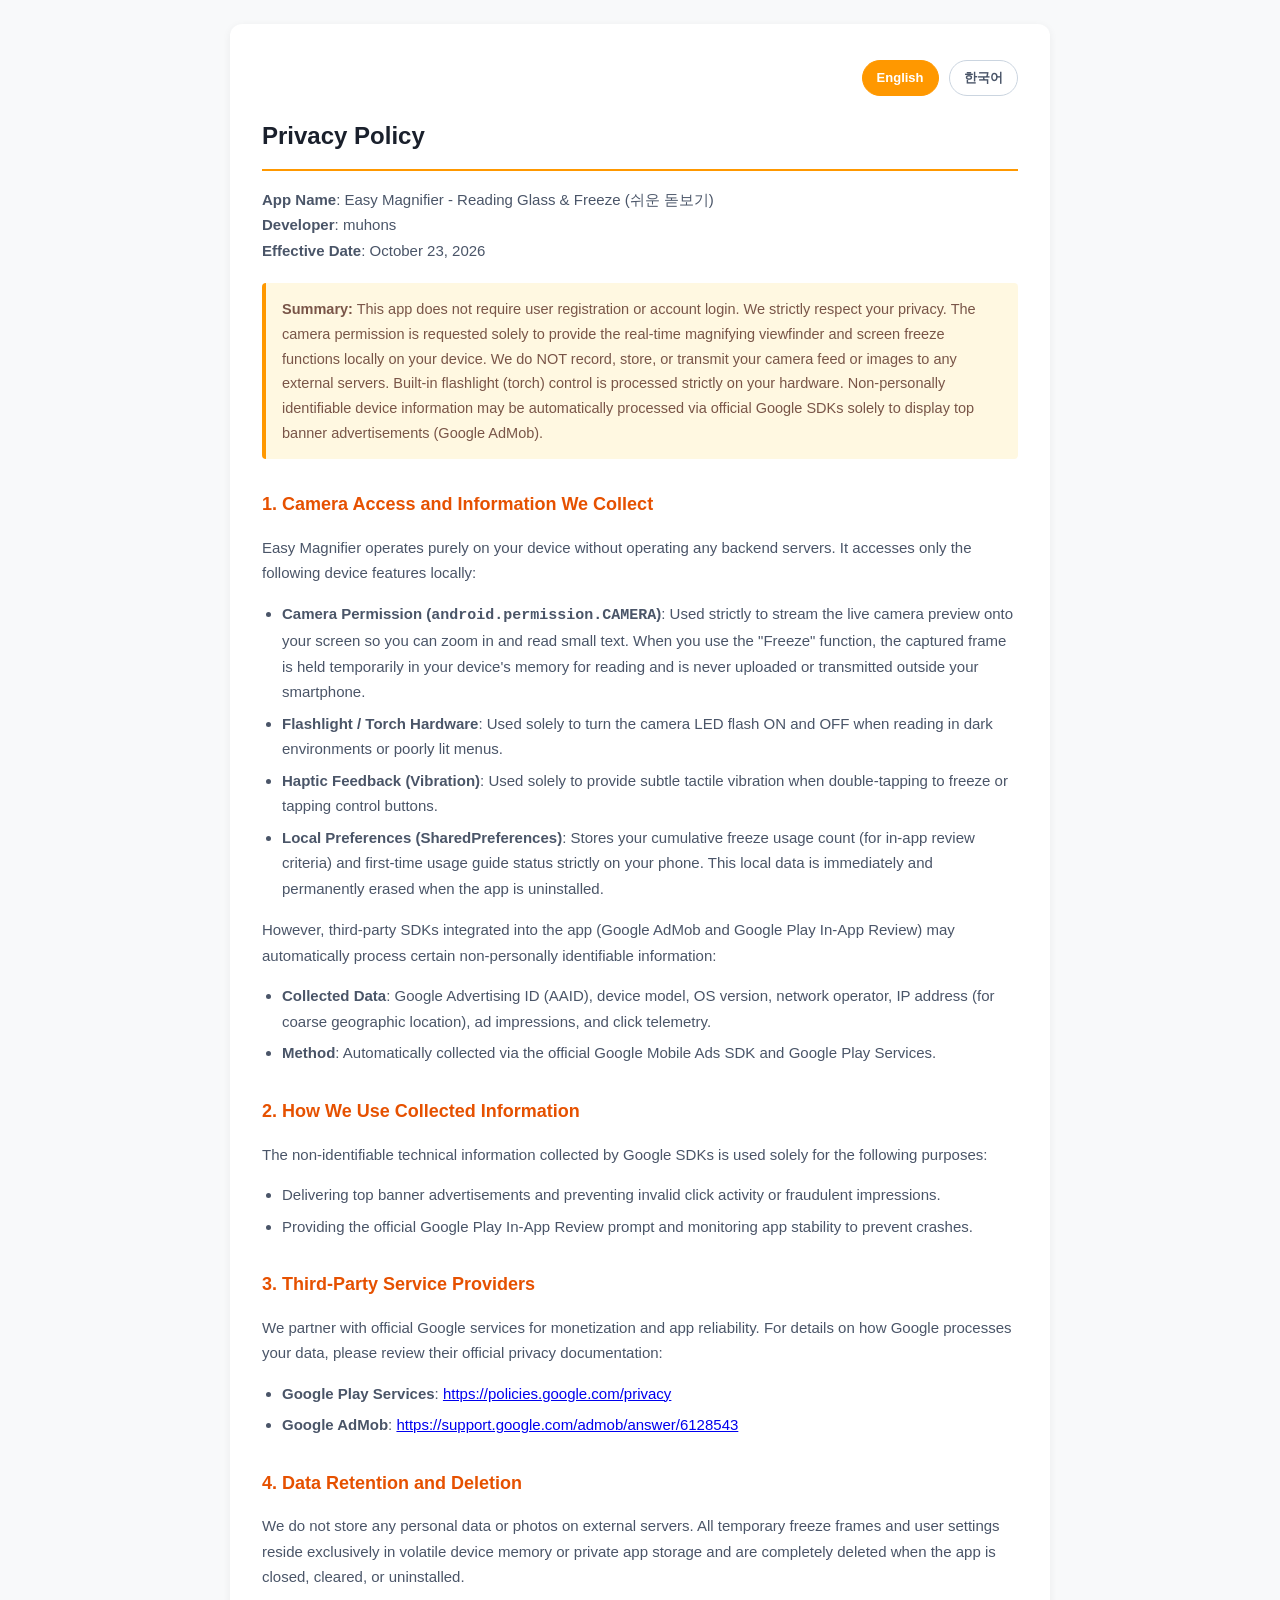
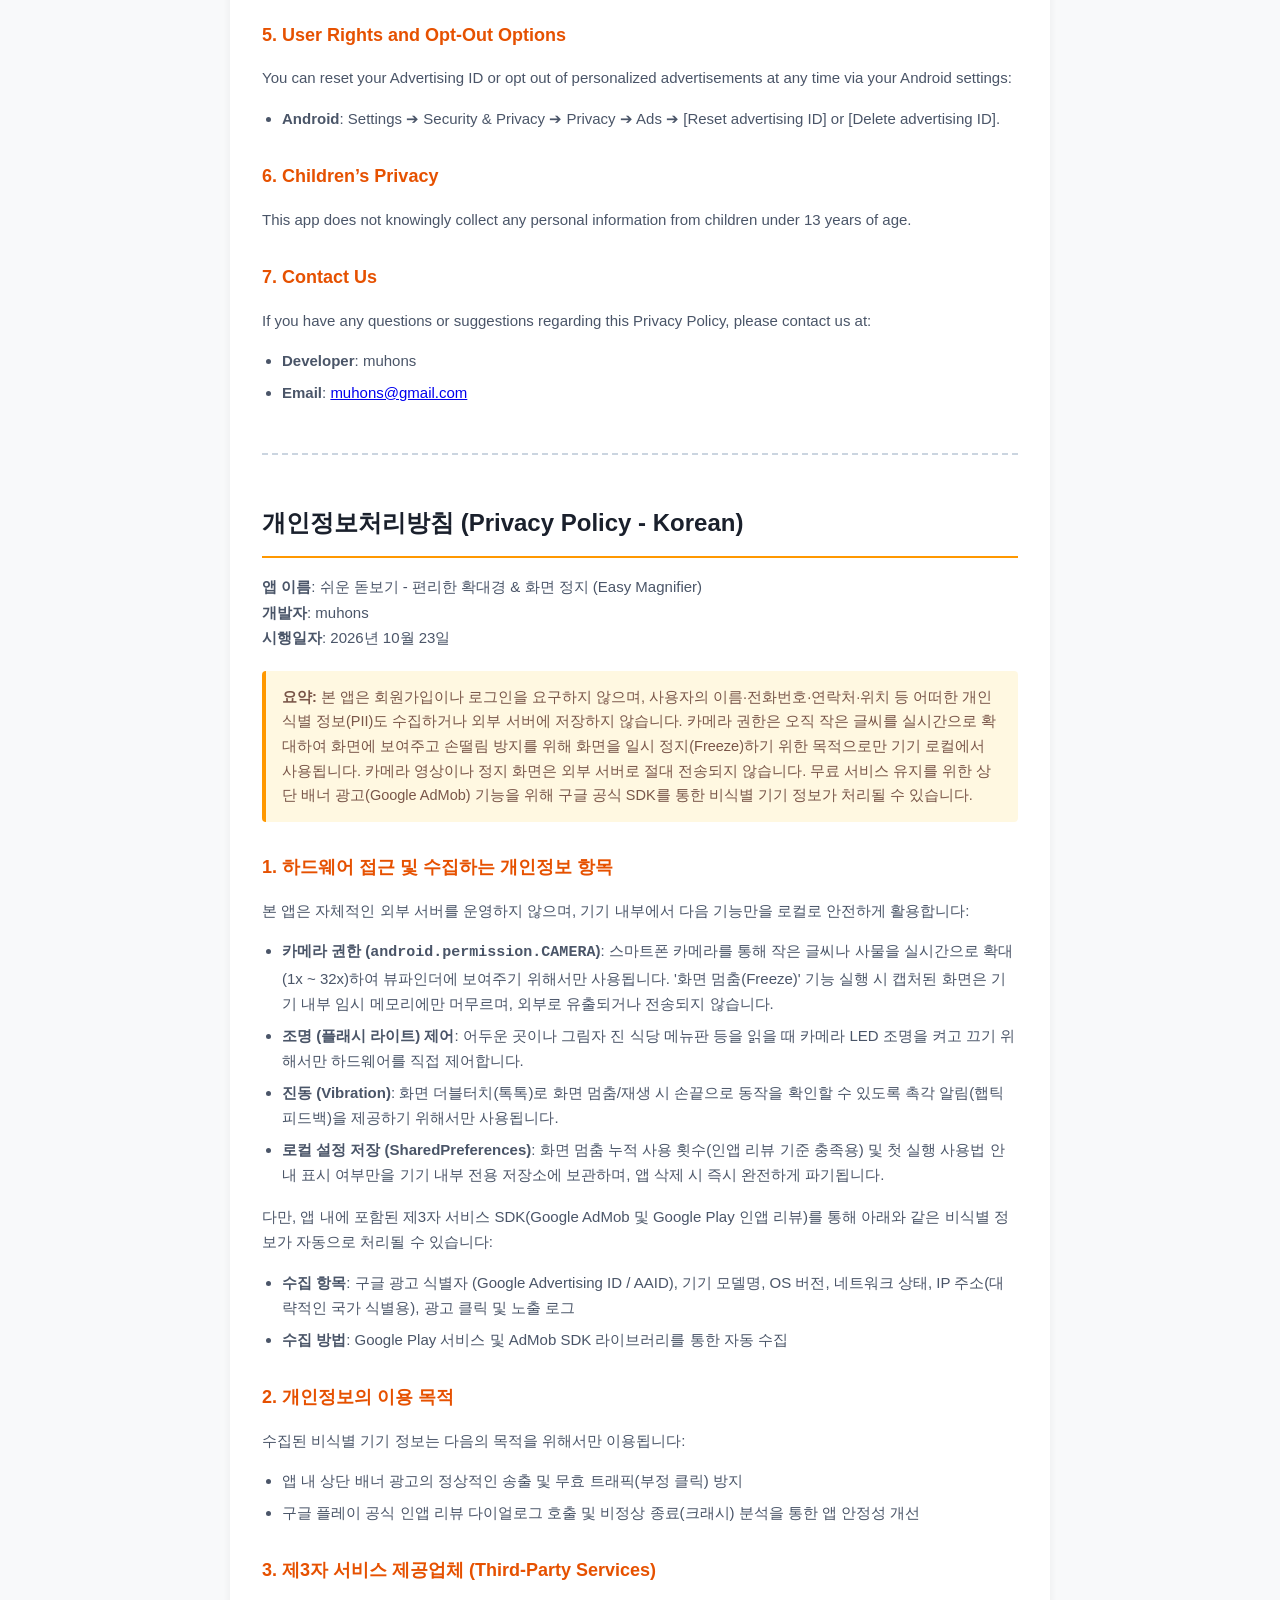
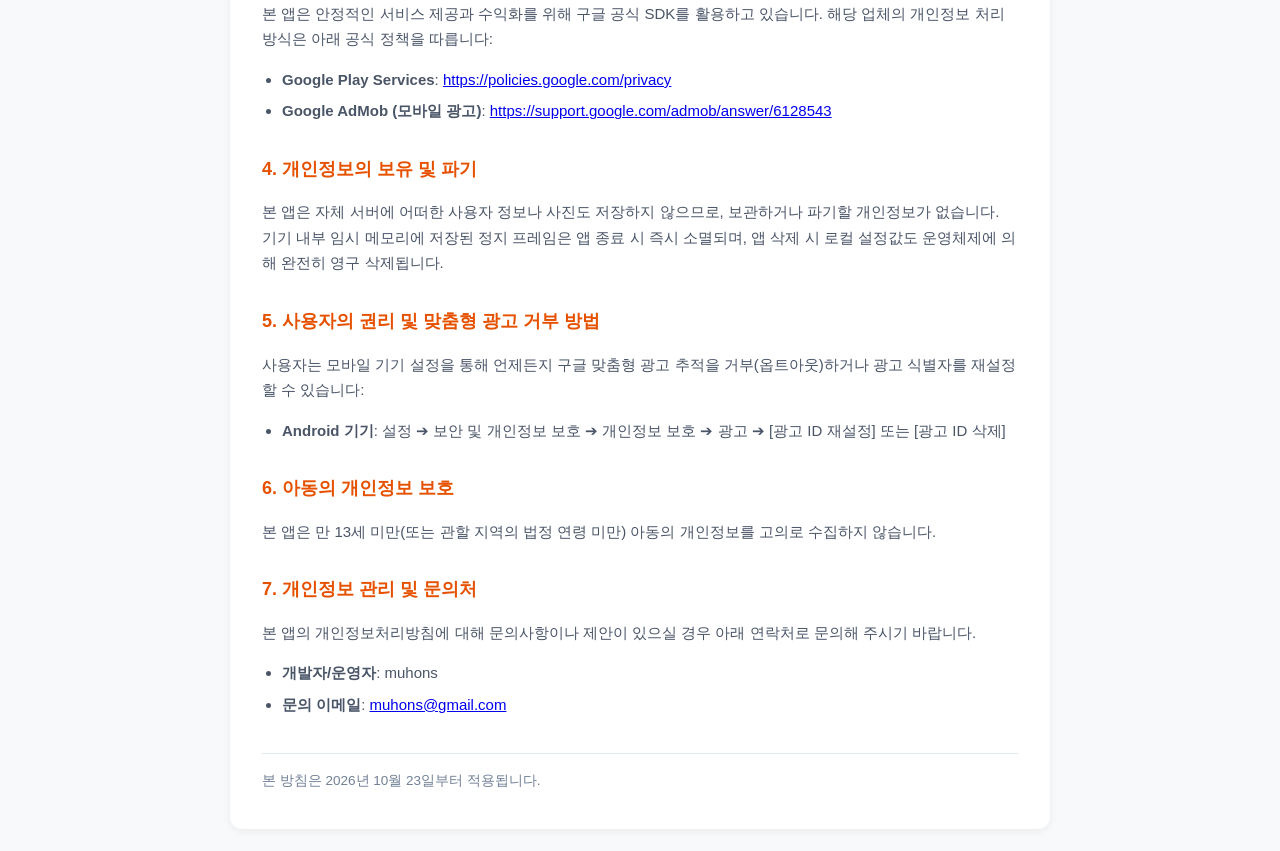
<file: privacy_policy_easymagnifier.html>
<!DOCTYPE html>
<html lang="en">
<head>
    <meta charset="UTF-8">
    <meta name="viewport" content="width=device-width, initial-scale=1.0">
    <title>Privacy Policy - Easy Magnifier (쉬운 돋보기)</title>
    <style>
        body {
            font-family: -apple-system, BlinkMacSystemFont, "Segoe UI", Roboto, "Helvetica Neue", Arial, sans-serif;
            line-height: 1.7;
            color: #333333;
            max-width: 820px;
            margin: 0 auto;
            padding: 24px 16px;
            background-color: #f8f9fa;
        }
        .container {
            background-color: #ffffff;
            padding: 36px 32px;
            border-radius: 12px;
            box-shadow: 0 2px 8px rgba(0, 0, 0, 0.06);
        }
        .lang-switch {
            text-align: right;
            margin-bottom: 20px;
        }
        .lang-btn {
            display: inline-block;
            padding: 6px 14px;
            font-size: 13px;
            border-radius: 20px;
            text-decoration: none;
            margin-left: 6px;
            border: 1px solid #cbd5e0;
            color: #4a5568;
            font-weight: 600;
        }
        .lang-btn.active {
            background-color: #ff9800;
            color: #ffffff;
            border-color: #ff9800;
        }
        h1 {
            font-size: 24px;
            color: #1a202c;
            border-bottom: 2px solid #ff9800;
            padding-bottom: 12px;
            margin-top: 0;
        }
        h2 {
            font-size: 18px;
            color: #e65100;
            margin-top: 30px;
            margin-bottom: 10px;
        }
        p, li {
            font-size: 15px;
            color: #4a5568;
        }
        ul {
            padding-left: 20px;
            margin-top: 6px;
        }
        li {
            margin-bottom: 6px;
        }
        .highlight-box {
            background-color: #fff8e1;
            border-left: 4px solid #ff9800;
            padding: 14px 16px;
            border-radius: 4px;
            margin: 20px 0;
            font-size: 14.5px;
            color: #795548;
        }
        .divider-section {
            border-top: 2px dashed #cbd5e0;
            margin: 48px 0 36px 0;
            padding-top: 12px;
        }
        .footer {
            margin-top: 36px;
            font-size: 13.5px;
            color: #718096;
            border-top: 1px solid #e2e8f0;
            padding-top: 16px;
        }
    </style>
</head>
<body>
<div class="container">
    <div class="lang-switch">
        <a href="#lang-en" class="lang-btn active">English</a>
        <a href="#lang-ko" class="lang-btn">한국어</a>
    </div>

    <!-- ENGLISH SECTION -->
    <div id="lang-en">
        <h1>Privacy Policy</h1>
        <p><b>App Name</b>: Easy Magnifier - Reading Glass &amp; Freeze (쉬운 돋보기)<br>
           <b>Developer</b>: muhons<br>
           <b>Effective Date</b>: October 23, 2026</p>

        <div class="highlight-box">
            <strong>Summary:</strong> This app does not require user registration or account login. We strictly respect your privacy. The camera permission is requested solely to provide the real-time magnifying viewfinder and screen freeze functions locally on your device. We do NOT record, store, or transmit your camera feed or images to any external servers. Built-in flashlight (torch) control is processed strictly on your hardware. Non-personally identifiable device information may be automatically processed via official Google SDKs solely to display top banner advertisements (Google AdMob).
        </div>

        <h2>1. Camera Access and Information We Collect</h2>
        <p>Easy Magnifier operates purely on your device without operating any backend servers. It accesses only the following device features locally:</p>
        <ul>
            <li><strong>Camera Permission (<code>android.permission.CAMERA</code>)</strong>: Used strictly to stream the live camera preview onto your screen so you can zoom in and read small text. When you use the "Freeze" function, the captured frame is held temporarily in your device's memory for reading and is never uploaded or transmitted outside your smartphone.</li>
            <li><strong>Flashlight / Torch Hardware</strong>: Used solely to turn the camera LED flash ON and OFF when reading in dark environments or poorly lit menus.</li>
            <li><strong>Haptic Feedback (Vibration)</strong>: Used solely to provide subtle tactile vibration when double-tapping to freeze or tapping control buttons.</li>
            <li><strong>Local Preferences (SharedPreferences)</strong>: Stores your cumulative freeze usage count (for in-app review criteria) and first-time usage guide status strictly on your phone. This local data is immediately and permanently erased when the app is uninstalled.</li>
        </ul>
        <p>However, third-party SDKs integrated into the app (Google AdMob and Google Play In-App Review) may automatically process certain non-personally identifiable information:</p>
        <ul>
            <li><strong>Collected Data</strong>: Google Advertising ID (AAID), device model, OS version, network operator, IP address (for coarse geographic location), ad impressions, and click telemetry.</li>
            <li><strong>Method</strong>: Automatically collected via the official Google Mobile Ads SDK and Google Play Services.</li>
        </ul>

        <h2>2. How We Use Collected Information</h2>
        <p>The non-identifiable technical information collected by Google SDKs is used solely for the following purposes:</p>
        <ul>
            <li>Delivering top banner advertisements and preventing invalid click activity or fraudulent impressions.</li>
            <li>Providing the official Google Play In-App Review prompt and monitoring app stability to prevent crashes.</li>
        </ul>

        <h2>3. Third-Party Service Providers</h2>
        <p>We partner with official Google services for monetization and app reliability. For details on how Google processes your data, please review their official privacy documentation:</p>
        <ul>
            <li><strong>Google Play Services</strong>: <a href="https://policies.google.com/privacy" target="_blank" rel="noopener">https://policies.google.com/privacy</a></li>
            <li><strong>Google AdMob</strong>: <a href="https://support.google.com/admob/answer/6128543" target="_blank" rel="noopener">https://support.google.com/admob/answer/6128543</a></li>
        </ul>

        <h2>4. Data Retention and Deletion</h2>
        <p>We do not store any personal data or photos on external servers. All temporary freeze frames and user settings reside exclusively in volatile device memory or private app storage and are completely deleted when the app is closed, cleared, or uninstalled.</p>

        <h2>5. User Rights and Opt-Out Options</h2>
        <p>You can reset your Advertising ID or opt out of personalized advertisements at any time via your Android settings:</p>
        <ul>
            <li><strong>Android</strong>: Settings ➔ Security &amp; Privacy ➔ Privacy ➔ Ads ➔ [Reset advertising ID] or [Delete advertising ID].</li>
        </ul>

        <h2>6. Children’s Privacy</h2>
        <p>This app does not knowingly collect any personal information from children under 13 years of age.</p>

        <h2>7. Contact Us</h2>
        <p>If you have any questions or suggestions regarding this Privacy Policy, please contact us at:</p>
        <ul>
            <li><strong>Developer</strong>: muhons</li>
            <li><strong>Email</strong>: <a href="mailto:muhons@gmail.com">muhons@gmail.com</a></li>
        </ul>
    </div>

    <!-- DIVIDER -->
    <div class="divider-section" id="lang-ko"></div>

    <!-- KOREAN SECTION -->
    <div>
        <h1>개인정보처리방침 (Privacy Policy - Korean)</h1>
        <p><b>앱 이름</b>: 쉬운 돋보기 - 편리한 확대경 &amp; 화면 정지 (Easy Magnifier)<br>
           <b>개발자</b>: muhons<br>
           <b>시행일자</b>: 2026년 10월 23일</p>

        <div class="highlight-box">
            <strong>요약:</strong> 본 앱은 회원가입이나 로그인을 요구하지 않으며, 사용자의 이름·전화번호·연락처·위치 등 어떠한 개인 식별 정보(PII)도 수집하거나 외부 서버에 저장하지 않습니다. 카메라 권한은 오직 작은 글씨를 실시간으로 확대하여 화면에 보여주고 손떨림 방지를 위해 화면을 일시 정지(Freeze)하기 위한 목적으로만 기기 로컬에서 사용됩니다. 카메라 영상이나 정지 화면은 외부 서버로 절대 전송되지 않습니다. 무료 서비스 유지를 위한 상단 배너 광고(Google AdMob) 기능을 위해 구글 공식 SDK를 통한 비식별 기기 정보가 처리될 수 있습니다.
        </div>

        <h2>1. 하드웨어 접근 및 수집하는 개인정보 항목</h2>
        <p>본 앱은 자체적인 외부 서버를 운영하지 않으며, 기기 내부에서 다음 기능만을 로컬로 안전하게 활용합니다:</p>
        <ul>
            <li><strong>카메라 권한 (<code>android.permission.CAMERA</code>)</strong>: 스마트폰 카메라를 통해 작은 글씨나 사물을 실시간으로 확대(1x ~ 32x)하여 뷰파인더에 보여주기 위해서만 사용됩니다. '화면 멈춤(Freeze)' 기능 실행 시 캡처된 화면은 기기 내부 임시 메모리에만 머무르며, 외부로 유출되거나 전송되지 않습니다.</li>
            <li><strong>조명 (플래시 라이트) 제어</strong>: 어두운 곳이나 그림자 진 식당 메뉴판 등을 읽을 때 카메라 LED 조명을 켜고 끄기 위해서만 하드웨어를 직접 제어합니다.</li>
            <li><strong>진동 (Vibration)</strong>: 화면 더블터치(톡톡)로 화면 멈춤/재생 시 손끝으로 동작을 확인할 수 있도록 촉각 알림(햅틱 피드백)을 제공하기 위해서만 사용됩니다.</li>
            <li><strong>로컬 설정 저장 (SharedPreferences)</strong>: 화면 멈춤 누적 사용 횟수(인앱 리뷰 기준 충족용) 및 첫 실행 사용법 안내 표시 여부만을 기기 내부 전용 저장소에 보관하며, 앱 삭제 시 즉시 완전하게 파기됩니다.</li>
        </ul>
        <p>다만, 앱 내에 포함된 제3자 서비스 SDK(Google AdMob 및 Google Play 인앱 리뷰)를 통해 아래와 같은 비식별 정보가 자동으로 처리될 수 있습니다:</p>
        <ul>
            <li><strong>수집 항목</strong>: 구글 광고 식별자 (Google Advertising ID / AAID), 기기 모델명, OS 버전, 네트워크 상태, IP 주소(대략적인 국가 식별용), 광고 클릭 및 노출 로그</li>
            <li><strong>수집 방법</strong>: Google Play 서비스 및 AdMob SDK 라이브러리를 통한 자동 수집</li>
        </ul>

        <h2>2. 개인정보의 이용 목적</h2>
        <p>수집된 비식별 기기 정보는 다음의 목적을 위해서만 이용됩니다:</p>
        <ul>
            <li>앱 내 상단 배너 광고의 정상적인 송출 및 무효 트래픽(부정 클릭) 방지</li>
            <li>구글 플레이 공식 인앱 리뷰 다이얼로그 호출 및 비정상 종료(크래시) 분석을 통한 앱 안정성 개선</li>
        </ul>

        <h2>3. 제3자 서비스 제공업체 (Third-Party Services)</h2>
        <p>본 앱은 안정적인 서비스 제공과 수익화를 위해 구글 공식 SDK를 활용하고 있습니다. 해당 업체의 개인정보 처리 방식은 아래 공식 정책을 따릅니다:</p>
        <ul>
            <li><strong>Google Play Services</strong>: <a href="https://policies.google.com/privacy" target="_blank" rel="noopener">https://policies.google.com/privacy</a></li>
            <li><strong>Google AdMob (모바일 광고)</strong>: <a href="https://support.google.com/admob/answer/6128543" target="_blank" rel="noopener">https://support.google.com/admob/answer/6128543</a></li>
        </ul>

        <h2>4. 개인정보의 보유 및 파기</h2>
        <p>본 앱은 자체 서버에 어떠한 사용자 정보나 사진도 저장하지 않으므로, 보관하거나 파기할 개인정보가 없습니다. 기기 내부 임시 메모리에 저장된 정지 프레임은 앱 종료 시 즉시 소멸되며, 앱 삭제 시 로컬 설정값도 운영체제에 의해 완전히 영구 삭제됩니다.</p>

        <h2>5. 사용자의 권리 및 맞춤형 광고 거부 방법</h2>
        <p>사용자는 모바일 기기 설정을 통해 언제든지 구글 맞춤형 광고 추적을 거부(옵트아웃)하거나 광고 식별자를 재설정할 수 있습니다:</p>
        <ul>
            <li><strong>Android 기기</strong>: 설정 ➔ 보안 및 개인정보 보호 ➔ 개인정보 보호 ➔ 광고 ➔ [광고 ID 재설정] 또는 [광고 ID 삭제]</li>
        </ul>

        <h2>6. 아동의 개인정보 보호</h2>
        <p>본 앱은 만 13세 미만(또는 관할 지역의 법정 연령 미만) 아동의 개인정보를 고의로 수집하지 않습니다.</p>

        <h2>7. 개인정보 관리 및 문의처</h2>
        <p>본 앱의 개인정보처리방침에 대해 문의사항이나 제안이 있으실 경우 아래 연락처로 문의해 주시기 바랍니다.</p>
        <ul>
            <li><strong>개발자/운영자</strong>: muhons</li>
            <li><strong>문의 이메일</strong>: <a href="mailto:muhons@gmail.com">muhons@gmail.com</a></li>
        </ul>

        <div class="footer">
            본 방침은 2026년 10월 23일부터 적용됩니다.
        </div>
    </div>
</div>
<script>
    (function () {
        var langs = (navigator.languages && navigator.languages.length) ? navigator.languages : [navigator.language || navigator.userLanguage || 'en'];
        if (langs.some(function (l) { return String(l).toLowerCase().indexOf('ko') === 0; }) && !location.hash) {
            var koEl = document.getElementById('lang-ko');
            if (koEl) koEl.scrollIntoView();
        }
    })();
</script>
</body>
</html>
</file>
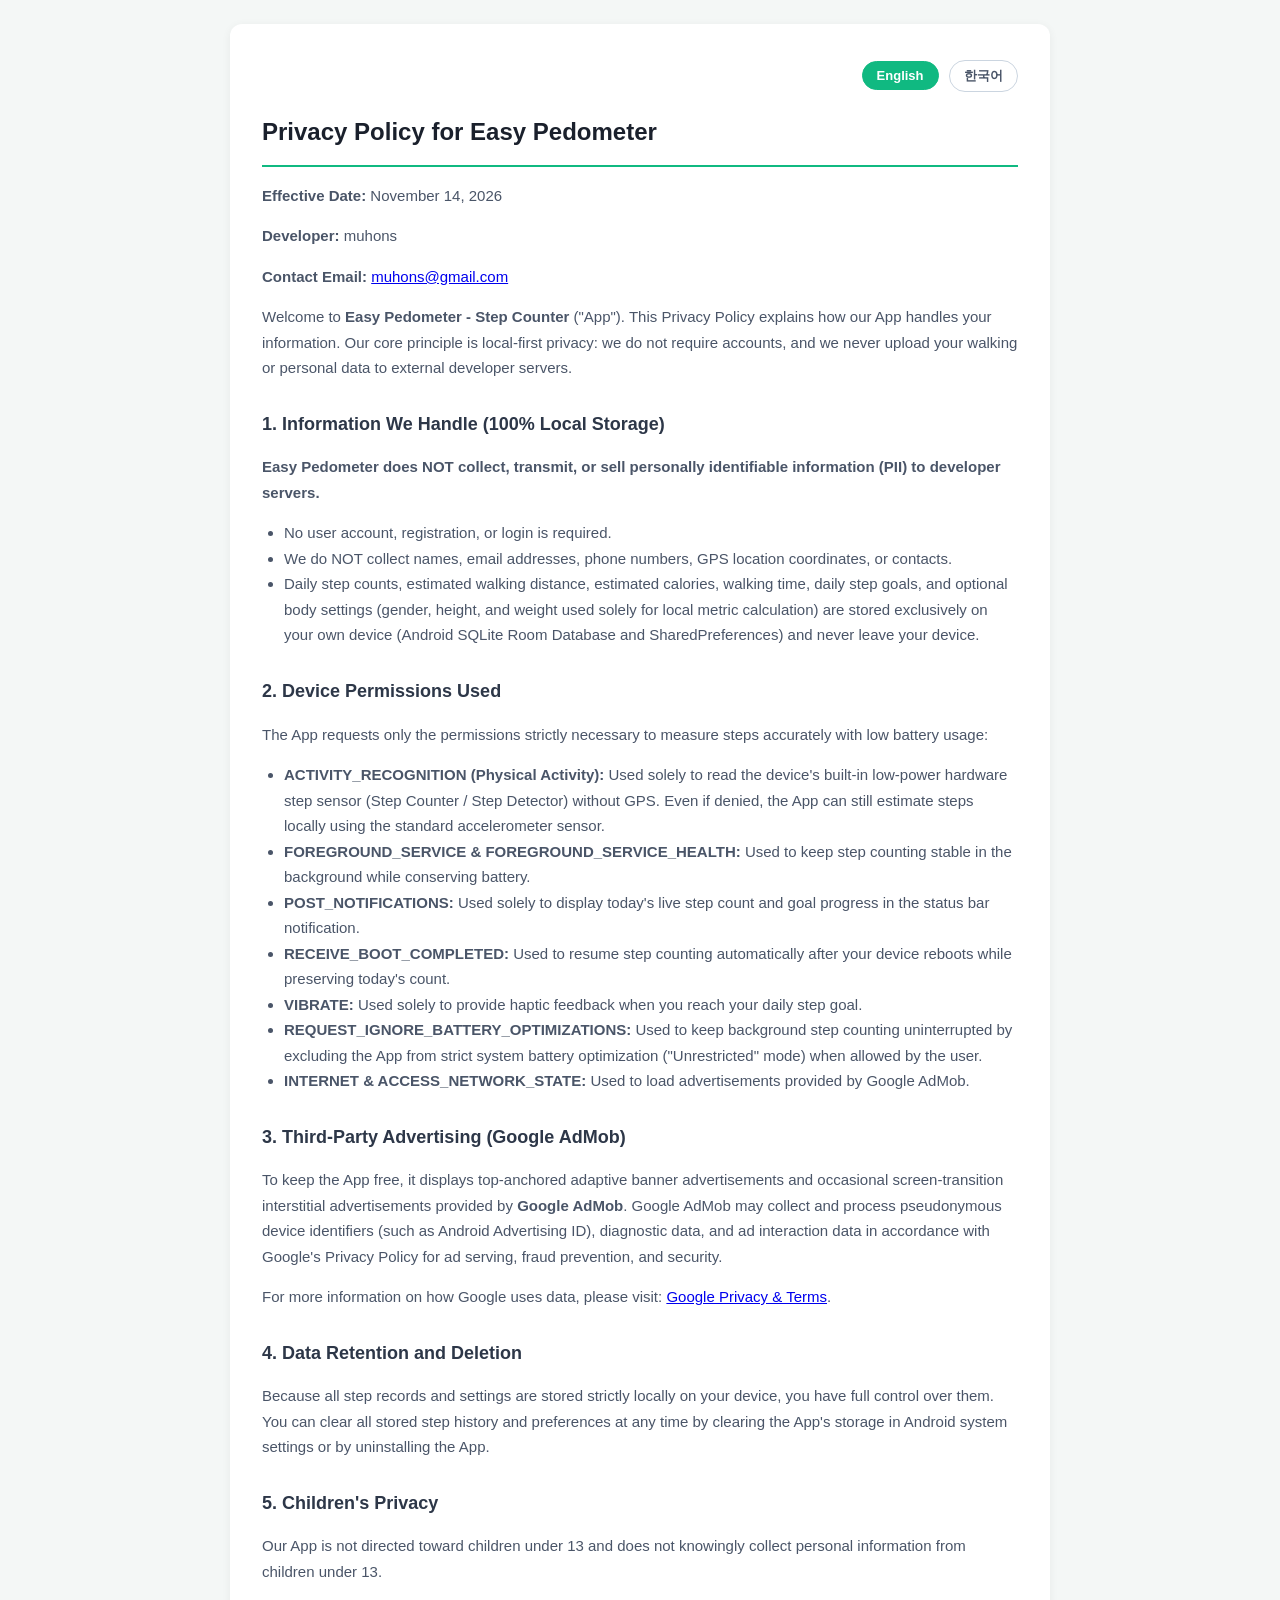
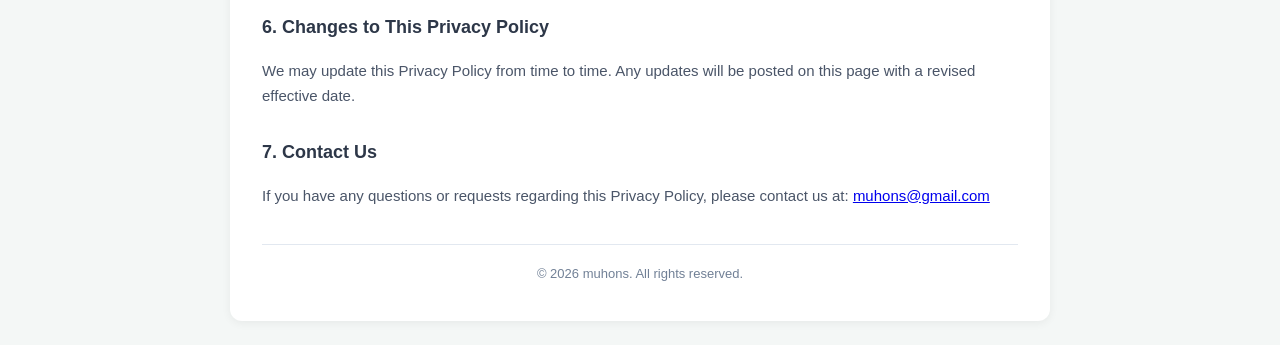
<file: privacy_policy_easypedometer.html>
<!DOCTYPE html>
<html lang="en">
<head>
    <meta charset="UTF-8">
    <meta name="viewport" content="width=device-width, initial-scale=1.0">
    <title>Privacy Policy - Easy Pedometer (쉬운 만보기)</title>
    <style>
        body {
            font-family: -apple-system, BlinkMacSystemFont, "Segoe UI", Roboto, "Helvetica Neue", Arial, sans-serif;
            line-height: 1.7;
            color: #333333;
            max-width: 820px;
            margin: 0 auto;
            padding: 24px 16px;
            background-color: #f4f7f6;
        }
        .container {
            background-color: #ffffff;
            padding: 36px 32px;
            border-radius: 12px;
            box-shadow: 0 2px 10px rgba(0, 0, 0, 0.06);
        }
        .lang-switch {
            text-align: right;
            margin-bottom: 20px;
        }
        .lang-btn {
            display: inline-block;
            padding: 6px 14px;
            font-size: 13px;
            border-radius: 20px;
            text-decoration: none;
            margin-left: 6px;
            border: 1px solid #cbd5e0;
            background-color: #ffffff;
            color: #4a5568;
            font-weight: 600;
            cursor: pointer;
        }
        .lang-btn.active {
            background-color: #10B981;
            color: #ffffff;
            border-color: #10B981;
        }
        h1 {
            font-size: 24px;
            color: #1a202c;
            border-bottom: 2px solid #10B981;
            padding-bottom: 12px;
            margin-top: 0;
        }
        h2 {
            font-size: 18px;
            color: #2d3748;
            margin-top: 28px;
            margin-bottom: 10px;
        }
        p, li {
            font-size: 15px;
            color: #4a5568;
        }
        ul {
            padding-left: 22px;
            margin-top: 6px;
        }
        .footer {
            margin-top: 36px;
            padding-top: 18px;
            border-top: 1px solid #e2e8f0;
            font-size: 13px;
            color: #718096;
            text-align: center;
        }
        .section-ko { display: none; }
    </style>
</head>
<body>
<div class="container">
    <div class="lang-switch">
        <button class="lang-btn active" id="btnEn" onclick="switchLang('en')">English</button>
        <button class="lang-btn" id="btnKo" onclick="switchLang('ko')">한국어</button>
    </div>

    <!-- ENGLISH SECTION -->
    <div id="sectionEn" class="section-en">
        <h1>Privacy Policy for Easy Pedometer</h1>
        <p><strong>Effective Date:</strong> November 14, 2026</p>
        <p><strong>Developer:</strong> muhons</p>
        <p><strong>Contact Email:</strong> <a href="mailto:muhons@gmail.com">muhons@gmail.com</a></p>

        <p>Welcome to <strong>Easy Pedometer - Step Counter</strong> ("App"). This Privacy Policy explains how our App handles your information. Our core principle is local-first privacy: we do not require accounts, and we never upload your walking or personal data to external developer servers.</p>

        <h2>1. Information We Handle (100% Local Storage)</h2>
        <p><strong>Easy Pedometer does NOT collect, transmit, or sell personally identifiable information (PII) to developer servers.</strong></p>
        <ul>
            <li>No user account, registration, or login is required.</li>
            <li>We do NOT collect names, email addresses, phone numbers, GPS location coordinates, or contacts.</li>
            <li>Daily step counts, estimated walking distance, estimated calories, walking time, daily step goals, and optional body settings (gender, height, and weight used solely for local metric calculation) are stored exclusively on your own device (Android SQLite Room Database and SharedPreferences) and never leave your device.</li>
        </ul>

        <h2>2. Device Permissions Used</h2>
        <p>The App requests only the permissions strictly necessary to measure steps accurately with low battery usage:</p>
        <ul>
            <li><strong>ACTIVITY_RECOGNITION (Physical Activity):</strong> Used solely to read the device's built-in low-power hardware step sensor (Step Counter / Step Detector) without GPS. Even if denied, the App can still estimate steps locally using the standard accelerometer sensor.</li>
            <li><strong>FOREGROUND_SERVICE &amp; FOREGROUND_SERVICE_HEALTH:</strong> Used to keep step counting stable in the background while conserving battery.</li>
            <li><strong>POST_NOTIFICATIONS:</strong> Used solely to display today's live step count and goal progress in the status bar notification.</li>
            <li><strong>RECEIVE_BOOT_COMPLETED:</strong> Used to resume step counting automatically after your device reboots while preserving today's count.</li>
            <li><strong>VIBRATE:</strong> Used solely to provide haptic feedback when you reach your daily step goal.</li>
            <li><strong>REQUEST_IGNORE_BATTERY_OPTIMIZATIONS:</strong> Used to keep background step counting uninterrupted by excluding the App from strict system battery optimization ("Unrestricted" mode) when allowed by the user.</li>
            <li><strong>INTERNET &amp; ACCESS_NETWORK_STATE:</strong> Used to load advertisements provided by Google AdMob.</li>
        </ul>

        <h2>3. Third-Party Advertising (Google AdMob)</h2>
        <p>To keep the App free, it displays top-anchored adaptive banner advertisements and occasional screen-transition interstitial advertisements provided by <strong>Google AdMob</strong>. Google AdMob may collect and process pseudonymous device identifiers (such as Android Advertising ID), diagnostic data, and ad interaction data in accordance with Google's Privacy Policy for ad serving, fraud prevention, and security.</p>
        <p>For more information on how Google uses data, please visit: <a href="https://policies.google.com/technologies/ads" target="_blank" rel="noopener">Google Privacy &amp; Terms</a>.</p>

        <h2>4. Data Retention and Deletion</h2>
        <p>Because all step records and settings are stored strictly locally on your device, you have full control over them. You can clear all stored step history and preferences at any time by clearing the App's storage in Android system settings or by uninstalling the App.</p>

        <h2>5. Children's Privacy</h2>
        <p>Our App is not directed toward children under 13 and does not knowingly collect personal information from children under 13.</p>

        <h2>6. Changes to This Privacy Policy</h2>
        <p>We may update this Privacy Policy from time to time. Any updates will be posted on this page with a revised effective date.</p>

        <h2>7. Contact Us</h2>
        <p>If you have any questions or requests regarding this Privacy Policy, please contact us at: <a href="mailto:muhons@gmail.com">muhons@gmail.com</a></p>
    </div>

    <!-- KOREAN SECTION -->
    <div id="sectionKo" class="section-ko">
        <h1>개인정보처리방침 - 쉬운 만보기</h1>
        <p><strong>시행일자:</strong> 2026년 11월 14일</p>
        <p><strong>개발자:</strong> muhons</p>
        <p><strong>문의 이메일:</strong> <a href="mailto:muhons@gmail.com">muhons@gmail.com</a></p>

        <p><strong>쉬운 만보기 - 큰글씨 걸음수 측정 &amp; 건강 기록</strong>(이하 "앱")을 이용해 주셔서 감사합니다. 본 개인정보처리방침은 앱에서 사용자의 정보가 어떻게 취급되는지 안내합니다. 본 앱은 회원가입이나 외부 서버 전송 없이 사용자 기기 내부에서만 안전하게 데이터를 처리하는 것을 최우선 원칙으로 합니다.</p>

        <h2>1. 수집 및 처리하는 정보 (100% 기기 내 로컬 저장)</h2>
        <p><strong>쉬운 만보기는 어떠한 개인 식별 정보(PII)도 개발자 서버로 수집, 저장 또는 전송하지 않습니다.</strong></p>
        <ul>
            <li>회원가입이나 로그인이 일절 필요하지 않습니다.</li>
            <li>이름, 이메일, 전화번호, GPS 위치 좌표, 연락처 등 개인정보를 요구하거나 수집하지 않습니다.</li>
            <li>일일 걸음수, 이동 거리, 소모 칼로리, 걸은 시간, 목표 걸음수 및 거리·칼로리 계산용 신체 정보(성별·키·몸무게) 설정값은 오직 <strong>사용자의 기기 내부(안드로이드 SQLite Room DB 및 SharedPreferences)에만 저장</strong>되며 외부로 유출되지 않습니다.</li>
        </ul>

        <h2>2. 앱에서 사용하는 기기 권한</h2>
        <p>본 앱은 GPS 없이 초저전력으로 걸음수를 측정하기 위해 꼭 필요한 권한만 요청합니다:</p>
        <ul>
            <li><strong>신체 활동 권한 (ACTIVITY_RECOGNITION):</strong> GPS를 사용하지 않고 스마트폰 내장 저전력 하드웨어 걸음 센서를 읽어 걸음수를 측정하는 용도로만 사용됩니다. (권한을 허용하지 않더라도 기기 내 모션 센서 폴백으로 기본 측정을 지원합니다.)</li>
            <li><strong>포그라운드 서비스 권한 (FOREGROUND_SERVICE, FOREGROUND_SERVICE_HEALTH):</strong> 화면이 꺼져 있거나 다른 앱을 사용하는 동안에도 걸음수 측정을 안정적으로 유지하기 위해 사용됩니다.</li>
            <li><strong>알림 표시 권한 (POST_NOTIFICATIONS):</strong> 상단 알림바에 오늘 걸음수와 목표 달성률을 실시간으로 표시하기 위해 사용됩니다.</li>
            <li><strong>재부팅 자동 복구 권한 (RECEIVE_BOOT_COMPLETED):</strong> 스마트폰 재부팅 이후 오늘 걸음수를 보존하고 만보기 측정을 자동 재개하기 위해 사용됩니다.</li>
            <li><strong>진동 권한 (VIBRATE):</strong> 일일 목표 걸음수 달성 시 햅틱 진동 축하 알림을 제공하기 위해 사용됩니다.</li>
            <li><strong>배터리 최적화 예외 요청 (REQUEST_IGNORE_BATTERY_OPTIMIZATIONS):</strong> 사용자가 허용한 경우 시스템의 배터리 절전 제한으로 인해 백그라운드 걸음수 측정이 중단되지 않도록 유지(제한 없음)하기 위해 사용됩니다.</li>
            <li><strong>인터넷 및 네트워크 상태 접근 (INTERNET, ACCESS_NETWORK_STATE):</strong> Google AdMob 광고를 로드하기 위한 용도로만 사용됩니다.</li>
        </ul>

        <h2>3. 제3자 광고 서비스 (Google AdMob)</h2>
        <p>본 앱은 무료 서비스 운영을 위해 화면 상단 고정 적응형 배너 광고 및 화면 전환 시 제한적 빈도(1일 1회)의 전면 광고를 <strong>Google AdMob</strong>을 통해 제공합니다. Google AdMob은 광고 제공, 부정 클릭(사기) 예방 및 보안을 위해 익명화된 기기 식별자(광고 ID 등)와 진단 정보를 구글의 개인정보처리방침에 따라 처리할 수 있습니다.</p>
        <p>구글의 데이터 처리 방식에 대한 자세한 내용은 <a href="https://policies.google.com/technologies/ads" target="_blank" rel="noopener">구글 광고 및 개인정보 보호정책</a>을 참고하시기 바랍니다.</p>

        <h2>4. 개인정보 및 기록의 보관 및 파기</h2>
        <p>모든 걸음 기록 및 설정 데이터는 사용자 기기 내부에만 저장되므로, 안드로이드 설정에서 앱 저장공간(데이터)을 삭제하거나 앱을 삭제하시면 기기 내 모든 데이터가 즉시 완전 파기됩니다.</p>

        <h2>5. 아동의 개인정보 보호</h2>
        <p>본 앱은 만 13세 미만 아동을 주 대상으로 하지 않으며, 만 13세 미만 아동의 개인정보를 고의로 수집하지 않습니다.</p>

        <h2>6. 개인정보처리방침의 변경</h2>
        <p>본 방침은 법령이나 서비스 변경사항을 반영하기 위해 수정될 수 있으며, 변경 시 본 페이지를 통해 공지합니다.</p>

        <h2>7. 문의처</h2>
        <p>개인정보 보호와 관련하여 궁금한 점이나 의견이 있으실 경우 아래 이메일로 언제든 문의해 주시기 바랍니다:<br>
        <a href="mailto:muhons@gmail.com"><strong>muhons@gmail.com</strong></a></p>
    </div>

    <div class="footer">
        &copy; 2026 muhons. All rights reserved.
    </div>
</div>

<script>
    function switchLang(lang) {
        var secEn = document.getElementById('sectionEn');
        var secKo = document.getElementById('sectionKo');
        var btnEn = document.getElementById('btnEn');
        var btnKo = document.getElementById('btnKo');

        if (lang === 'ko') {
            secEn.style.display = 'none';
            secKo.style.display = 'block';
            btnKo.classList.add('active');
            btnEn.classList.remove('active');
        } else {
            secEn.style.display = 'block';
            secKo.style.display = 'none';
            btnEn.classList.add('active');
            btnKo.classList.remove('active');
        }
    }
    (function () {
        var langs = (navigator.languages && navigator.languages.length) ? navigator.languages : [navigator.language || navigator.userLanguage || 'en'];
        if (langs.some(function (l) { return String(l).toLowerCase().indexOf('ko') === 0; })) switchLang('ko');
    })();
</script>
</body>
</html>
</file>
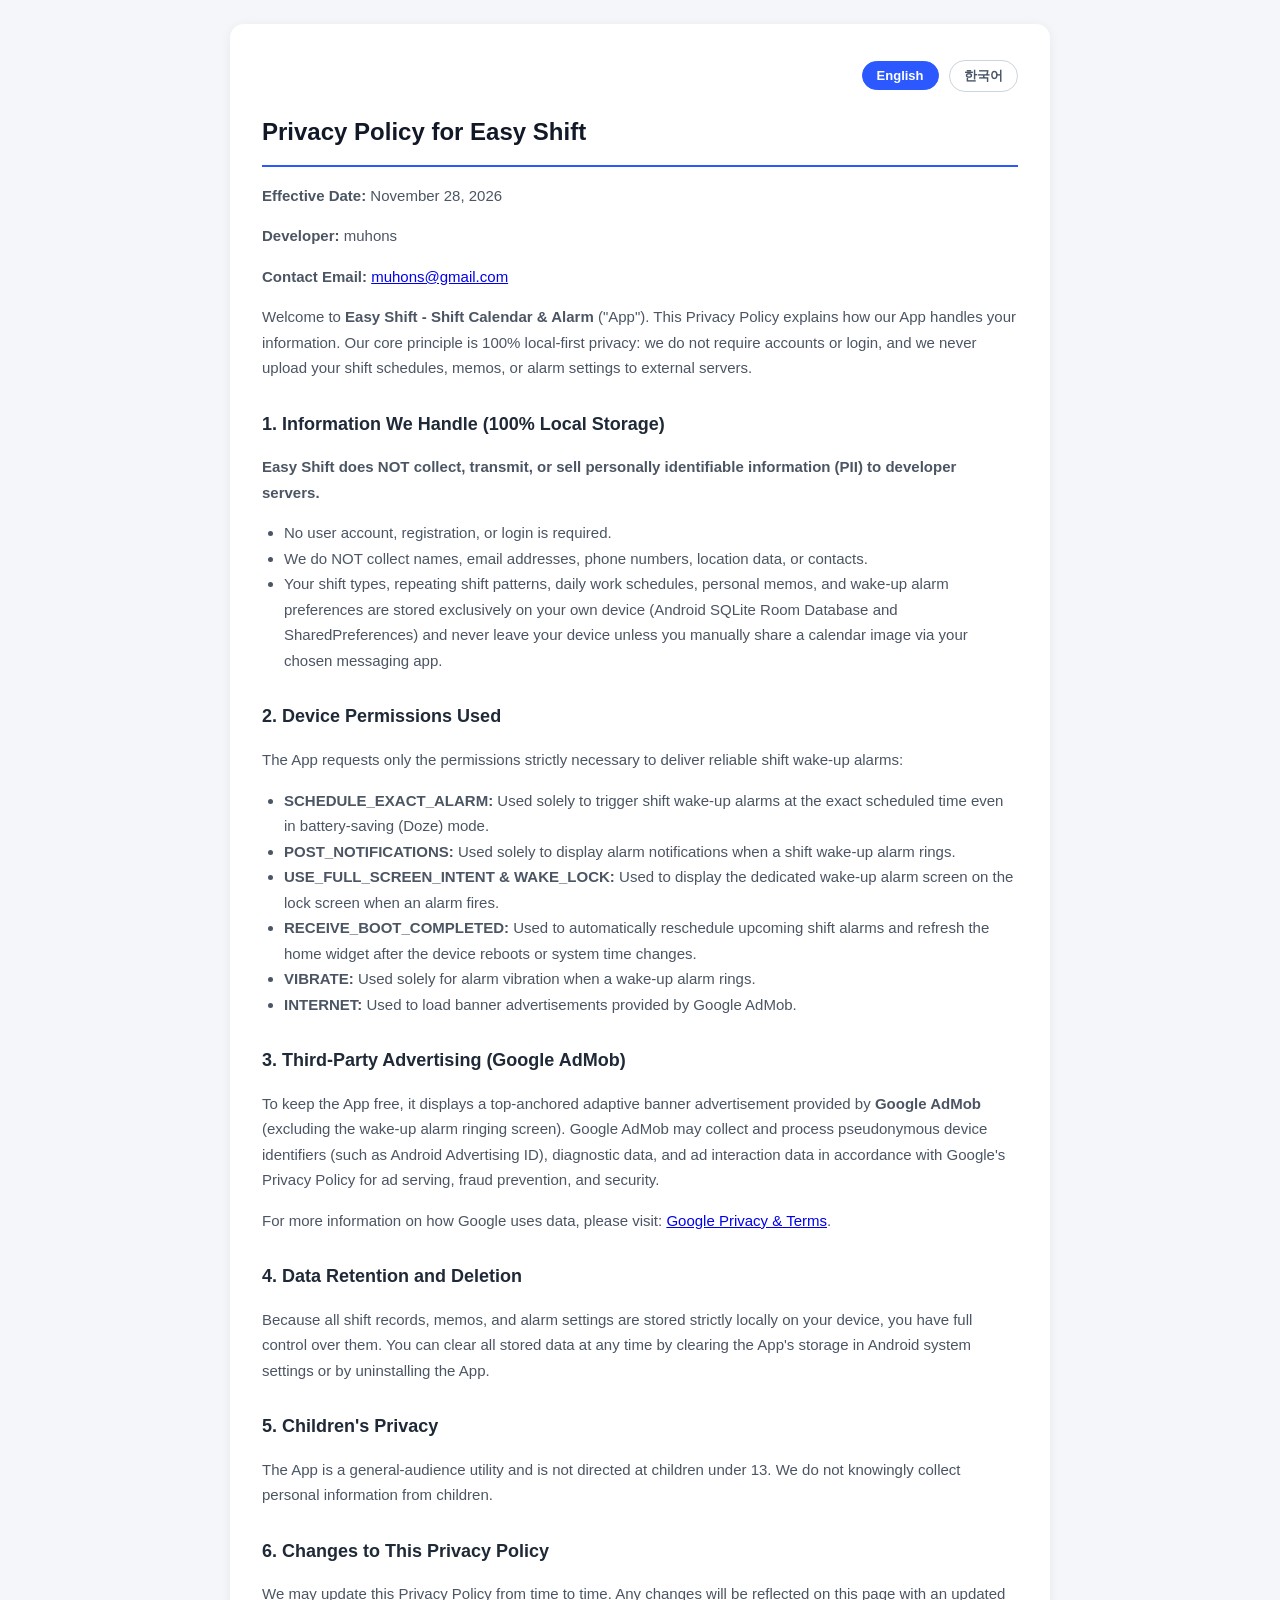
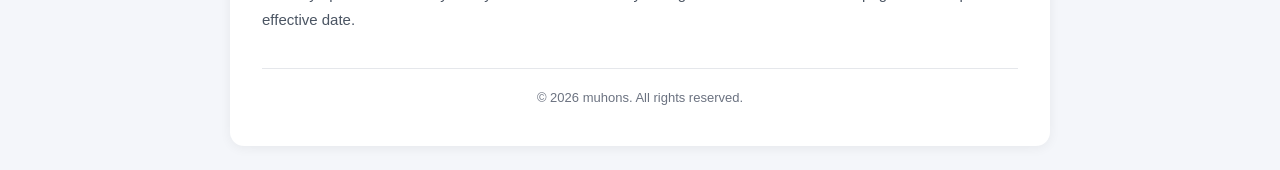
<file: privacy_policy_easyshift.html>
<!DOCTYPE html>
<html lang="en">
<head>
    <meta charset="UTF-8">
    <meta name="viewport" content="width=device-width, initial-scale=1.0">
    <title>Privacy Policy - Easy Shift (쉬운 교대근무)</title>
    <style>
        body {
            font-family: -apple-system, BlinkMacSystemFont, "Segoe UI", Roboto, "Helvetica Neue", Arial, sans-serif;
            line-height: 1.7;
            color: #333333;
            max-width: 820px;
            margin: 0 auto;
            padding: 24px 16px;
            background-color: #f4f6fa;
        }
        .container {
            background-color: #ffffff;
            padding: 36px 32px;
            border-radius: 14px;
            box-shadow: 0 2px 12px rgba(0, 0, 0, 0.06);
        }
        .lang-switch {
            text-align: right;
            margin-bottom: 20px;
        }
        .lang-btn {
            display: inline-block;
            padding: 6px 14px;
            font-size: 13px;
            border-radius: 20px;
            text-decoration: none;
            margin-left: 6px;
            border: 1px solid #cbd5e0;
            background-color: #ffffff;
            color: #4a5568;
            font-weight: 600;
            cursor: pointer;
        }
        .lang-btn.active {
            background-color: #2B59FF;
            color: #ffffff;
            border-color: #2B59FF;
        }
        h1 {
            font-size: 24px;
            color: #111827;
            border-bottom: 2px solid #2B59FF;
            padding-bottom: 12px;
            margin-top: 0;
        }
        h2 {
            font-size: 18px;
            color: #1f2937;
            margin-top: 28px;
            margin-bottom: 10px;
        }
        p, li {
            font-size: 15px;
            color: #4b5563;
        }
        ul {
            padding-left: 22px;
            margin-top: 6px;
        }
        .footer {
            margin-top: 36px;
            padding-top: 18px;
            border-top: 1px solid #e5e7eb;
            font-size: 13px;
            color: #6b7280;
            text-align: center;
        }
        .section-ko { display: none; }
    </style>
</head>
<body>
<div class="container">
    <div class="lang-switch">
        <button class="lang-btn active" id="btnEn" onclick="switchLang('en')">English</button>
        <button class="lang-btn" id="btnKo" onclick="switchLang('ko')">한국어</button>
    </div>

    <!-- ENGLISH SECTION -->
    <div id="sectionEn" class="section-en">
        <h1>Privacy Policy for Easy Shift</h1>
        <p><strong>Effective Date:</strong> November 28, 2026</p>
        <p><strong>Developer:</strong> muhons</p>
        <p><strong>Contact Email:</strong> <a href="mailto:muhons@gmail.com">muhons@gmail.com</a></p>

        <p>Welcome to <strong>Easy Shift - Shift Calendar &amp; Alarm</strong> ("App"). This Privacy Policy explains how our App handles your information. Our core principle is 100% local-first privacy: we do not require accounts or login, and we never upload your shift schedules, memos, or alarm settings to external servers.</p>

        <h2>1. Information We Handle (100% Local Storage)</h2>
        <p><strong>Easy Shift does NOT collect, transmit, or sell personally identifiable information (PII) to developer servers.</strong></p>
        <ul>
            <li>No user account, registration, or login is required.</li>
            <li>We do NOT collect names, email addresses, phone numbers, location data, or contacts.</li>
            <li>Your shift types, repeating shift patterns, daily work schedules, personal memos, and wake-up alarm preferences are stored exclusively on your own device (Android SQLite Room Database and SharedPreferences) and never leave your device unless you manually share a calendar image via your chosen messaging app.</li>
        </ul>

        <h2>2. Device Permissions Used</h2>
        <p>The App requests only the permissions strictly necessary to deliver reliable shift wake-up alarms:</p>
        <ul>
            <li><strong>SCHEDULE_EXACT_ALARM:</strong> Used solely to trigger shift wake-up alarms at the exact scheduled time even in battery-saving (Doze) mode.</li>
            <li><strong>POST_NOTIFICATIONS:</strong> Used solely to display alarm notifications when a shift wake-up alarm rings.</li>
            <li><strong>USE_FULL_SCREEN_INTENT &amp; WAKE_LOCK:</strong> Used to display the dedicated wake-up alarm screen on the lock screen when an alarm fires.</li>
            <li><strong>RECEIVE_BOOT_COMPLETED:</strong> Used to automatically reschedule upcoming shift alarms and refresh the home widget after the device reboots or system time changes.</li>
            <li><strong>VIBRATE:</strong> Used solely for alarm vibration when a wake-up alarm rings.</li>
            <li><strong>INTERNET:</strong> Used to load banner advertisements provided by Google AdMob.</li>
        </ul>

        <h2>3. Third-Party Advertising (Google AdMob)</h2>
        <p>To keep the App free, it displays a top-anchored adaptive banner advertisement provided by <strong>Google AdMob</strong> (excluding the wake-up alarm ringing screen). Google AdMob may collect and process pseudonymous device identifiers (such as Android Advertising ID), diagnostic data, and ad interaction data in accordance with Google's Privacy Policy for ad serving, fraud prevention, and security.</p>
        <p>For more information on how Google uses data, please visit: <a href="https://policies.google.com/technologies/ads" target="_blank" rel="noopener">Google Privacy &amp; Terms</a>.</p>

        <h2>4. Data Retention and Deletion</h2>
        <p>Because all shift records, memos, and alarm settings are stored strictly locally on your device, you have full control over them. You can clear all stored data at any time by clearing the App's storage in Android system settings or by uninstalling the App.</p>

        <h2>5. Children's Privacy</h2>
        <p>The App is a general-audience utility and is not directed at children under 13. We do not knowingly collect personal information from children.</p>

        <h2>6. Changes to This Privacy Policy</h2>
        <p>We may update this Privacy Policy from time to time. Any changes will be reflected on this page with an updated effective date.</p>
    </div>

    <!-- KOREAN SECTION -->
    <div id="sectionKo" class="section-ko">
        <h1>쉬운 교대근무 (Easy Shift) 개인정보처리방침</h1>
        <p><strong>시행일:</strong> 2026년 11월 28일</p>
        <p><strong>개발자:</strong> muhons</p>
        <p><strong>문의 이메일:</strong> <a href="mailto:muhons@gmail.com">muhons@gmail.com</a></p>

        <p><strong>쉬운 교대근무 (Easy Shift)</strong>(이하 "앱")를 이용해 주셔서 감사합니다. 본 앱은 회원가입이나 로그인 없이 100% 기기 내부에서만 동작하는 오프라인 교대근무 달력 및 자동 기상 알람 앱이며, 사용자의 근무표나 메모를 외부 개발자 서버로 전송하지 않습니다.</p>

        <h2>1. 수집 및 저장하는 정보 (100% 로컬 저장)</h2>
        <p><strong>본 앱은 사용자의 개인식별정보(PII)를 개발자 서버로 수집, 전송 또는 판매하지 않습니다.</strong></p>
        <ul>
            <li>회원가입, 로그인, 계정 연동이 전혀 필요하지 않습니다.</li>
            <li>이름, 이메일, 전화번호, 위치 정보, 연락처 등을 수집하지 않습니다.</li>
            <li>사용자가 입력한 근무 형태, 반복 패턴, 일별 근무 일정, 간단 메모, 기상 알람 시간 설정은 오직 사용자의 기기 내부(Android Room 데이터베이스 및 SharedPreferences)에만 저장되며, 사용자가 직접 [공유] 버튼을 눌러 메신저 등으로 이미지를 보내는 경우를 제외하면 외부로 나가지 않습니다.</li>
        </ul>

        <h2>2. 사용하는 기기 권한 및 목적</h2>
        <p>본 앱은 정확한 교대근무 기상 알람 기능을 제공하기 위해 꼭 필요한 최소한의 권한만 요청합니다.</p>
        <ul>
            <li><strong>정확한 알람 (`SCHEDULE_EXACT_ALARM`):</strong> 스마트폰 절전(Doze) 모드에서도 근무 일정에 맞춰 정각에 기상 알람을 울리기 위해 사용합니다.</li>
            <li><strong>알림 (`POST_NOTIFICATIONS`):</strong> 기상 알람이 울릴 때 알람 알림을 표시하기 위해 사용합니다.</li>
            <li><strong>전체화면 인텐트 및 화면 깨우기 (`USE_FULL_SCREEN_INTENT`, `WAKE_LOCK`):</strong> 알람이 울릴 때 잠금화면 위에 전용 기상 알람 화면을 표시하기 위해 사용합니다.</li>
            <li><strong>부팅 완료 수신 (`RECEIVE_BOOT_COMPLETED`):</strong> 기기 재부팅 또는 시간 변경 시 다가오는 근무 알람과 홈 위젯을 자동으로 복구·재등록하기 위해 사용합니다.</li>
            <li><strong>진동 (`VIBRATE`):</strong> 기상 알람이 울릴 때 진동 알림을 제공하기 위해 사용합니다.</li>
            <li><strong>인터넷 (`INTERNET`):</strong> Google AdMob 상단 배너 광고를 불러오기 위해 사용합니다.</li>
        </ul>

        <h2>3. 제3자 광고 서비스 (Google AdMob)</h2>
        <p>앱의 무료 제공을 위해 화면 상단에 고정된 적응형 배너 광고가 표시됩니다(아침 기상 알람 울림 화면에서는 배너 광고를 표시하지 않습니다). Google AdMob은 광고 게재, 부정 클릭 방지 및 보안을 위해 Google 개인정보처리방침에 따라 가명화된 기기 식별자(예: Android 광고 ID), 진단 데이터 및 광고 상호작용 데이터를 처리할 수 있습니다.</p>
        <p>자세한 내용은 <a href="https://policies.google.com/technologies/ads" target="_blank" rel="noopener">Google 개인정보처리방침 및 약관</a>을 참고하시기 바랍니다.</p>

        <h2>4. 데이터 보관 및 삭제</h2>
        <p>모든 근무 기록과 메모, 알람 설정은 기기 내부에만 저장되므로 사용자가 완전히 제어할 수 있습니다. 안드로이드 시스템 설정에서 앱 저장공간(데이터)을 삭제하거나 앱을 제거하면 모든 데이터가 즉시 삭제됩니다.</p>

        <h2>5. 아동의 개인정보 보호</h2>
        <p>본 앱은 만 13세 미만 아동을 대상으로 하지 않으며, 아동의 개인정보를 고의로 수집하지 않습니다.</p>

        <h2>6. 개인정보처리방침 변경</h2>
        <p>법령이나 서비스 변경 사항이 있을 경우 본 페이지를 통해 최신 시행일과 함께 안내합니다.</p>
    </div>

    <div class="footer">
        &copy; 2026 muhons. All rights reserved.
    </div>
</div>

<script>
    function switchLang(lang) {
        var en = document.getElementById('sectionEn');
        var ko = document.getElementById('sectionKo');
        var btnEn = document.getElementById('btnEn');
        var btnKo = document.getElementById('btnKo');
        if (lang === 'ko') {
            en.style.display = 'none';
            ko.style.display = 'block';
            btnEn.classList.remove('active');
            btnKo.classList.add('active');
        } else {
            en.style.display = 'block';
            ko.style.display = 'none';
            btnEn.classList.add('active');
            btnKo.classList.remove('active');
        }
    }
    (function () {
        var langs = (navigator.languages && navigator.languages.length) ? navigator.languages : [navigator.language || navigator.userLanguage || 'en'];
        if (langs.some(function (l) { return String(l).toLowerCase().indexOf('ko') === 0; })) switchLang('ko');
    })();
</script>
</body>
</html>
</file>
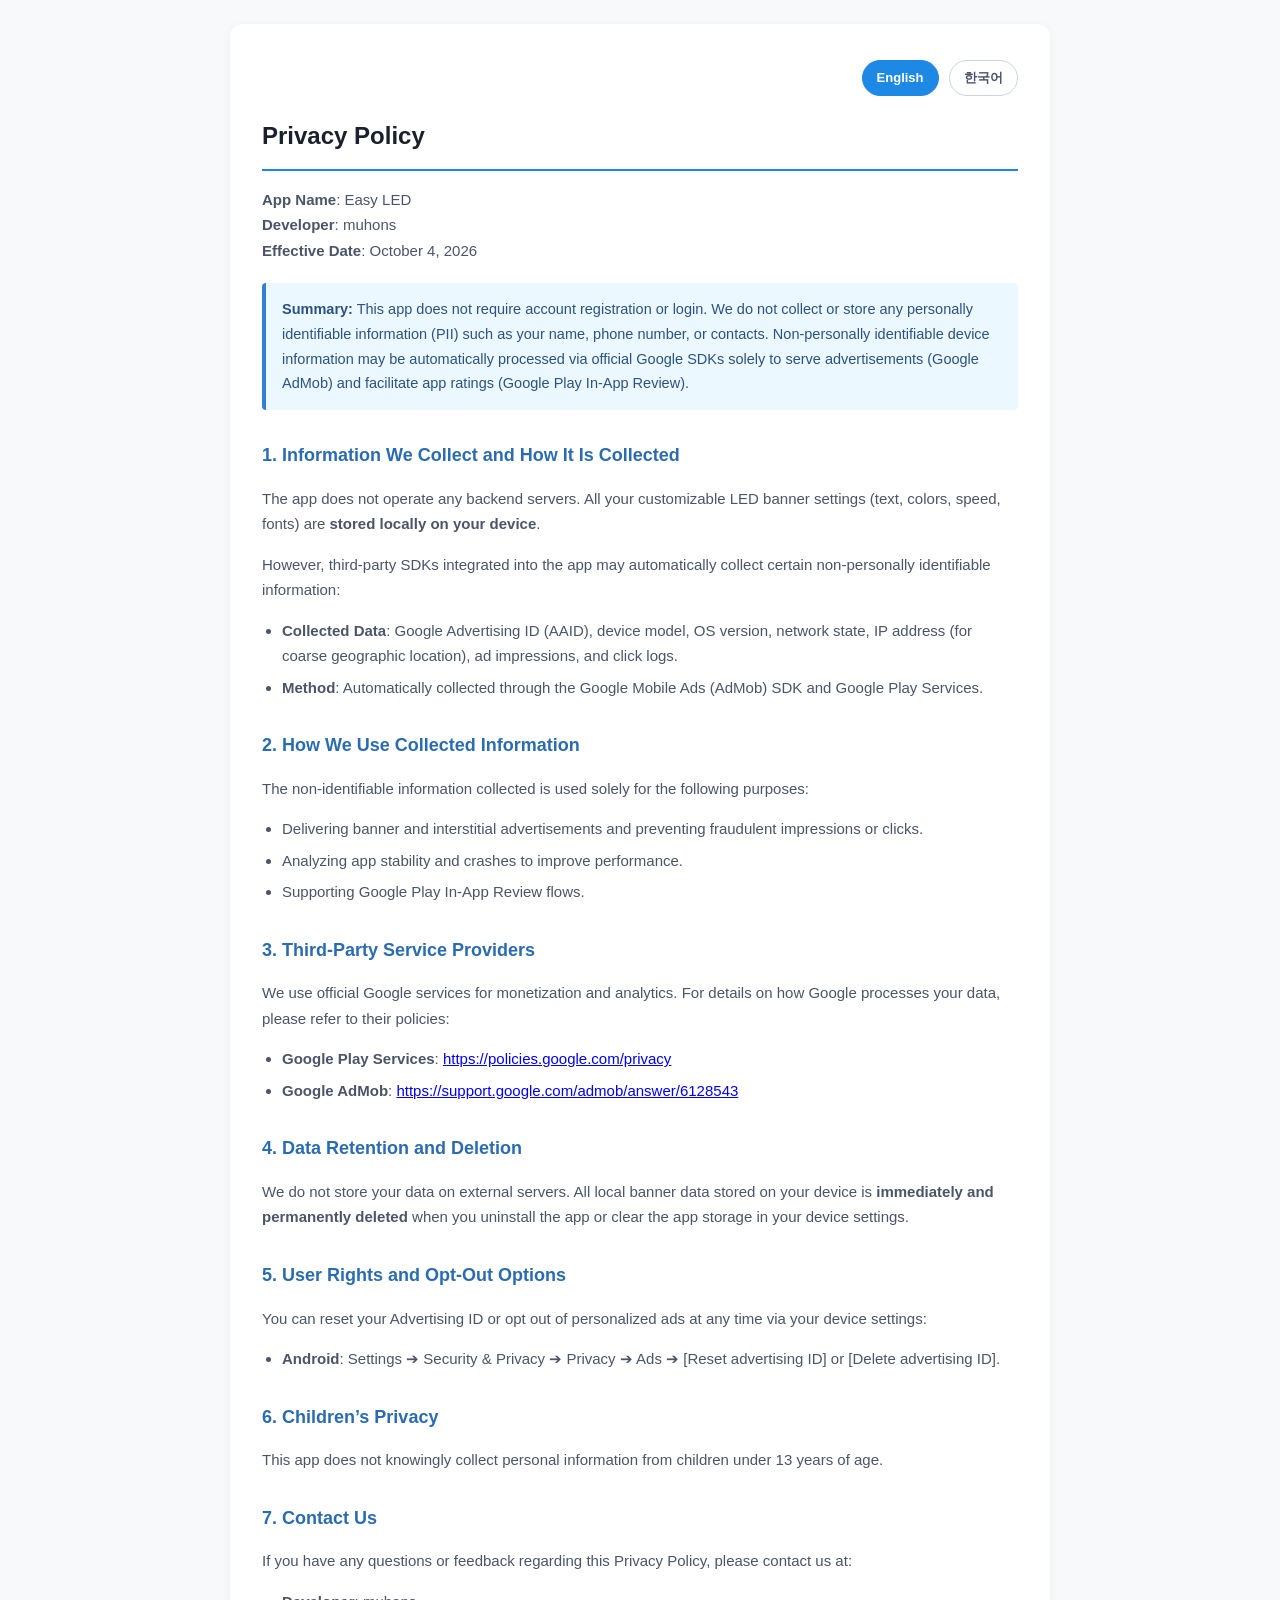
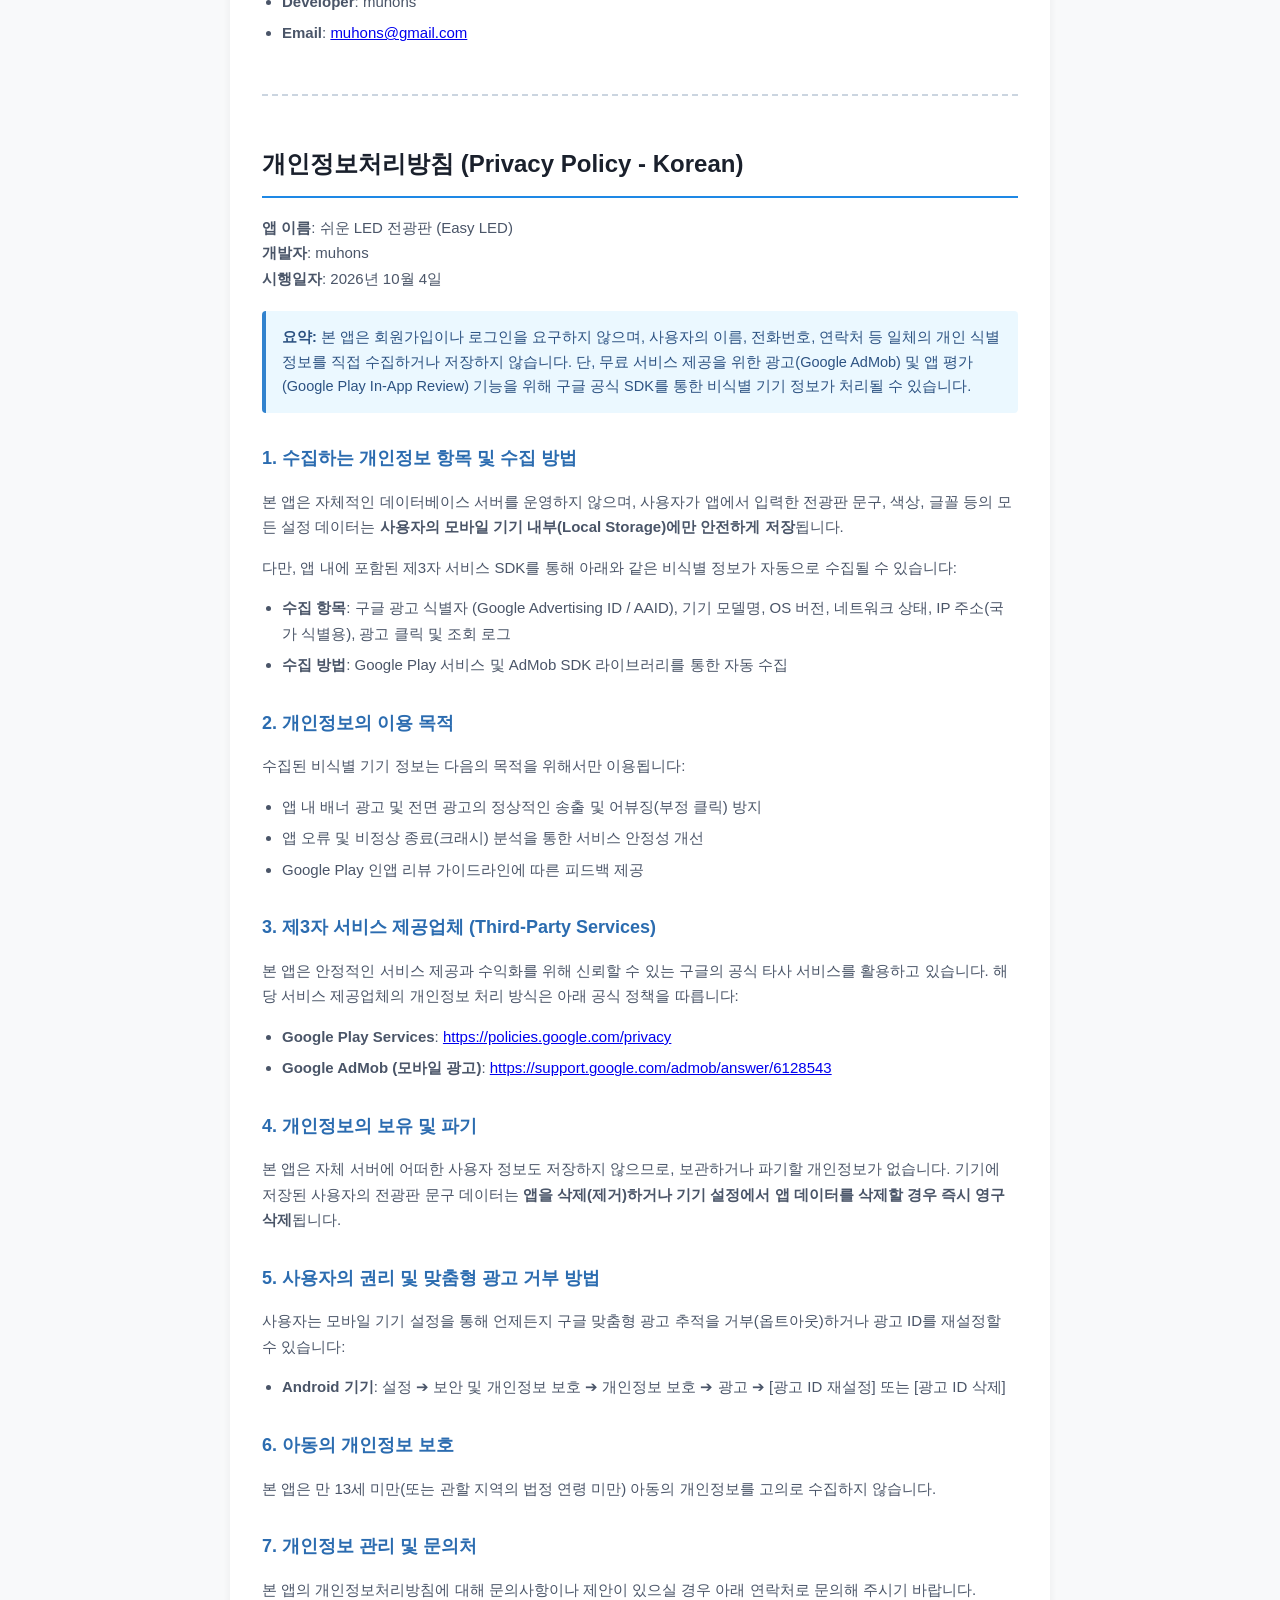
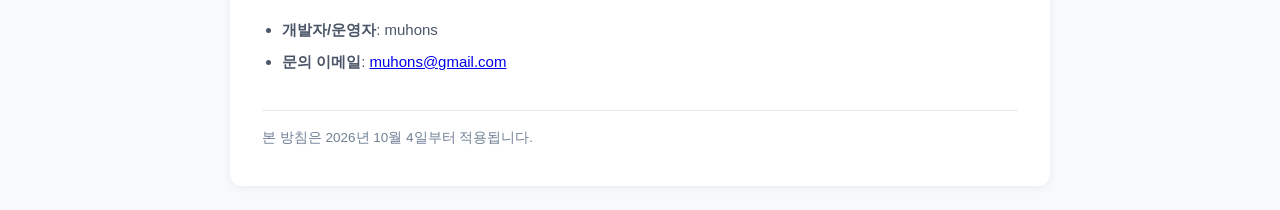
<file: privacy_policy_ledscroll.html>
<!DOCTYPE html>
<html lang="en">
<head>
    <meta charset="UTF-8">
    <meta name="viewport" content="width=device-width, initial-scale=1.0">
    <title>Privacy Policy - Easy LED (쉬운 LED 전광판)</title>
    <style>
        body {
            font-family: -apple-system, BlinkMacSystemFont, "Segoe UI", Roboto, "Helvetica Neue", Arial, sans-serif;
            line-height: 1.7;
            color: #333333;
            max-width: 820px;
            margin: 0 auto;
            padding: 24px 16px;
            background-color: #f8f9fa;
        }
        .container {
            background-color: #ffffff;
            padding: 36px 32px;
            border-radius: 12px;
            box-shadow: 0 2px 8px rgba(0, 0, 0, 0.06);
        }
        .lang-switch {
            text-align: right;
            margin-bottom: 20px;
        }
        .lang-btn {
            display: inline-block;
            padding: 6px 14px;
            font-size: 13px;
            border-radius: 20px;
            text-decoration: none;
            margin-left: 6px;
            border: 1px solid #cbd5e0;
            color: #4a5568;
            font-weight: 600;
        }
        .lang-btn.active {
            background-color: #1e88e5;
            color: #ffffff;
            border-color: #1e88e5;
        }
        h1 {
            font-size: 24px;
            color: #1a202c;
            border-bottom: 2px solid #1e88e5;
            padding-bottom: 12px;
            margin-top: 0;
        }
        h2 {
            font-size: 18px;
            color: #2b6cb0;
            margin-top: 30px;
            margin-bottom: 10px;
        }
        p, li {
            font-size: 15px;
            color: #4a5568;
        }
        ul {
            padding-left: 20px;
            margin-top: 6px;
        }
        li {
            margin-bottom: 6px;
        }
        .highlight-box {
            background-color: #ebf8ff;
            border-left: 4px solid #3182ce;
            padding: 14px 16px;
            border-radius: 4px;
            margin: 20px 0;
            font-size: 14.5px;
            color: #2c5282;
        }
        .divider-section {
            border-top: 2px dashed #cbd5e0;
            margin: 48px 0 36px 0;
            padding-top: 12px;
        }
        .footer {
            margin-top: 36px;
            font-size: 13.5px;
            color: #718096;
            border-top: 1px solid #e2e8f0;
            padding-top: 16px;
        }
    </style>
</head>
<body>
<div class="container">
    <div class="lang-switch">
        <a href="#lang-en" class="lang-btn active">English</a>
        <a href="#lang-ko" class="lang-btn">한국어</a>
    </div>

    <!-- ENGLISH SECTION -->
    <div id="lang-en">
        <h1>Privacy Policy</h1>
        <p><b>App Name</b>: Easy LED<br>
           <b>Developer</b>: muhons<br>
           <b>Effective Date</b>: October 4, 2026</p>

        <div class="highlight-box">
            <strong>Summary:</strong> This app does not require account registration or login. We do not collect or store any personally identifiable information (PII) such as your name, phone number, or contacts. Non-personally identifiable device information may be automatically processed via official Google SDKs solely to serve advertisements (Google AdMob) and facilitate app ratings (Google Play In-App Review).
        </div>

        <h2>1. Information We Collect and How It Is Collected</h2>
        <p>The app does not operate any backend servers. All your customizable LED banner settings (text, colors, speed, fonts) are <strong>stored locally on your device</strong>.</p>
        <p>However, third-party SDKs integrated into the app may automatically collect certain non-personally identifiable information:</p>
        <ul>
            <li><strong>Collected Data</strong>: Google Advertising ID (AAID), device model, OS version, network state, IP address (for coarse geographic location), ad impressions, and click logs.</li>
            <li><strong>Method</strong>: Automatically collected through the Google Mobile Ads (AdMob) SDK and Google Play Services.</li>
        </ul>

        <h2>2. How We Use Collected Information</h2>
        <p>The non-identifiable information collected is used solely for the following purposes:</p>
        <ul>
            <li>Delivering banner and interstitial advertisements and preventing fraudulent impressions or clicks.</li>
            <li>Analyzing app stability and crashes to improve performance.</li>
            <li>Supporting Google Play In-App Review flows.</li>
        </ul>

        <h2>3. Third-Party Service Providers</h2>
        <p>We use official Google services for monetization and analytics. For details on how Google processes your data, please refer to their policies:</p>
        <ul>
            <li><strong>Google Play Services</strong>: <a href="https://policies.google.com/privacy" target="_blank" rel="noopener">https://policies.google.com/privacy</a></li>
            <li><strong>Google AdMob</strong>: <a href="https://support.google.com/admob/answer/6128543" target="_blank" rel="noopener">https://support.google.com/admob/answer/6128543</a></li>
        </ul>

        <h2>4. Data Retention and Deletion</h2>
        <p>We do not store your data on external servers. All local banner data stored on your device is <strong>immediately and permanently deleted</strong> when you uninstall the app or clear the app storage in your device settings.</p>

        <h2>5. User Rights and Opt-Out Options</h2>
        <p>You can reset your Advertising ID or opt out of personalized ads at any time via your device settings:</p>
        <ul>
            <li><strong>Android</strong>: Settings ➔ Security &amp; Privacy ➔ Privacy ➔ Ads ➔ [Reset advertising ID] or [Delete advertising ID].</li>
        </ul>

        <h2>6. Children’s Privacy</h2>
        <p>This app does not knowingly collect personal information from children under 13 years of age.</p>

        <h2>7. Contact Us</h2>
        <p>If you have any questions or feedback regarding this Privacy Policy, please contact us at:</p>
        <ul>
            <li><strong>Developer</strong>: muhons</li>
            <li><strong>Email</strong>: <a href="mailto:muhons@gmail.com">muhons@gmail.com</a></li>
        </ul>
    </div>

    <!-- DIVIDER -->
    <div class="divider-section" id="lang-ko"></div>

    <!-- KOREAN SECTION -->
    <div>
        <h1>개인정보처리방침 (Privacy Policy - Korean)</h1>
        <p><b>앱 이름</b>: 쉬운 LED 전광판 (Easy LED)<br>
           <b>개발자</b>: muhons<br>
           <b>시행일자</b>: 2026년 10월 4일</p>

        <div class="highlight-box">
            <strong>요약:</strong> 본 앱은 회원가입이나 로그인을 요구하지 않으며, 사용자의 이름, 전화번호, 연락처 등 일체의 개인 식별 정보를 직접 수집하거나 저장하지 않습니다. 단, 무료 서비스 제공을 위한 광고(Google AdMob) 및 앱 평가(Google Play In-App Review) 기능을 위해 구글 공식 SDK를 통한 비식별 기기 정보가 처리될 수 있습니다.
        </div>

        <h2>1. 수집하는 개인정보 항목 및 수집 방법</h2>
        <p>본 앱은 자체적인 데이터베이스 서버를 운영하지 않으며, 사용자가 앱에서 입력한 전광판 문구, 색상, 글꼴 등의 모든 설정 데이터는 <strong>사용자의 모바일 기기 내부(Local Storage)에만 안전하게 저장</strong>됩니다.</p>
        <p>다만, 앱 내에 포함된 제3자 서비스 SDK를 통해 아래와 같은 비식별 정보가 자동으로 수집될 수 있습니다:</p>
        <ul>
            <li><strong>수집 항목</strong>: 구글 광고 식별자 (Google Advertising ID / AAID), 기기 모델명, OS 버전, 네트워크 상태, IP 주소(국가 식별용), 광고 클릭 및 조회 로그</li>
            <li><strong>수집 방법</strong>: Google Play 서비스 및 AdMob SDK 라이브러리를 통한 자동 수집</li>
        </ul>

        <h2>2. 개인정보의 이용 목적</h2>
        <p>수집된 비식별 기기 정보는 다음의 목적을 위해서만 이용됩니다:</p>
        <ul>
            <li>앱 내 배너 광고 및 전면 광고의 정상적인 송출 및 어뷰징(부정 클릭) 방지</li>
            <li>앱 오류 및 비정상 종료(크래시) 분석을 통한 서비스 안정성 개선</li>
            <li>Google Play 인앱 리뷰 가이드라인에 따른 피드백 제공</li>
        </ul>

        <h2>3. 제3자 서비스 제공업체 (Third-Party Services)</h2>
        <p>본 앱은 안정적인 서비스 제공과 수익화를 위해 신뢰할 수 있는 구글의 공식 타사 서비스를 활용하고 있습니다. 해당 서비스 제공업체의 개인정보 처리 방식은 아래 공식 정책을 따릅니다:</p>
        <ul>
            <li><strong>Google Play Services</strong>: <a href="https://policies.google.com/privacy" target="_blank" rel="noopener">https://policies.google.com/privacy</a></li>
            <li><strong>Google AdMob (모바일 광고)</strong>: <a href="https://support.google.com/admob/answer/6128543" target="_blank" rel="noopener">https://support.google.com/admob/answer/6128543</a></li>
        </ul>

        <h2>4. 개인정보의 보유 및 파기</h2>
        <p>본 앱은 자체 서버에 어떠한 사용자 정보도 저장하지 않으므로, 보관하거나 파기할 개인정보가 없습니다. 기기에 저장된 사용자의 전광판 문구 데이터는 <strong>앱을 삭제(제거)하거나 기기 설정에서 앱 데이터를 삭제할 경우 즉시 영구 삭제</strong>됩니다.</p>

        <h2>5. 사용자의 권리 및 맞춤형 광고 거부 방법</h2>
        <p>사용자는 모바일 기기 설정을 통해 언제든지 구글 맞춤형 광고 추적을 거부(옵트아웃)하거나 광고 ID를 재설정할 수 있습니다:</p>
        <ul>
            <li><strong>Android 기기</strong>: 설정 ➔ 보안 및 개인정보 보호 ➔ 개인정보 보호 ➔ 광고 ➔ [광고 ID 재설정] 또는 [광고 ID 삭제]</li>
        </ul>

        <h2>6. 아동의 개인정보 보호</h2>
        <p>본 앱은 만 13세 미만(또는 관할 지역의 법정 연령 미만) 아동의 개인정보를 고의로 수집하지 않습니다.</p>

        <h2>7. 개인정보 관리 및 문의처</h2>
        <p>본 앱의 개인정보처리방침에 대해 문의사항이나 제안이 있으실 경우 아래 연락처로 문의해 주시기 바랍니다.</p>
        <ul>
            <li><strong>개발자/운영자</strong>: muhons</li>
            <li><strong>문의 이메일</strong>: <a href="mailto:muhons@gmail.com">muhons@gmail.com</a></li>
        </ul>

        <div class="footer">
            본 방침은 2026년 10월 4일부터 적용됩니다.
        </div>
    </div>
</div>
<script>
    (function () {
        var langs = (navigator.languages && navigator.languages.length) ? navigator.languages : [navigator.language || navigator.userLanguage || 'en'];
        if (langs.some(function (l) { return String(l).toLowerCase().indexOf('ko') === 0; }) && !location.hash) {
            var koEl = document.getElementById('lang-ko');
            if (koEl) koEl.scrollIntoView();
        }
    })();
</script>
</body>
</html>
</file>
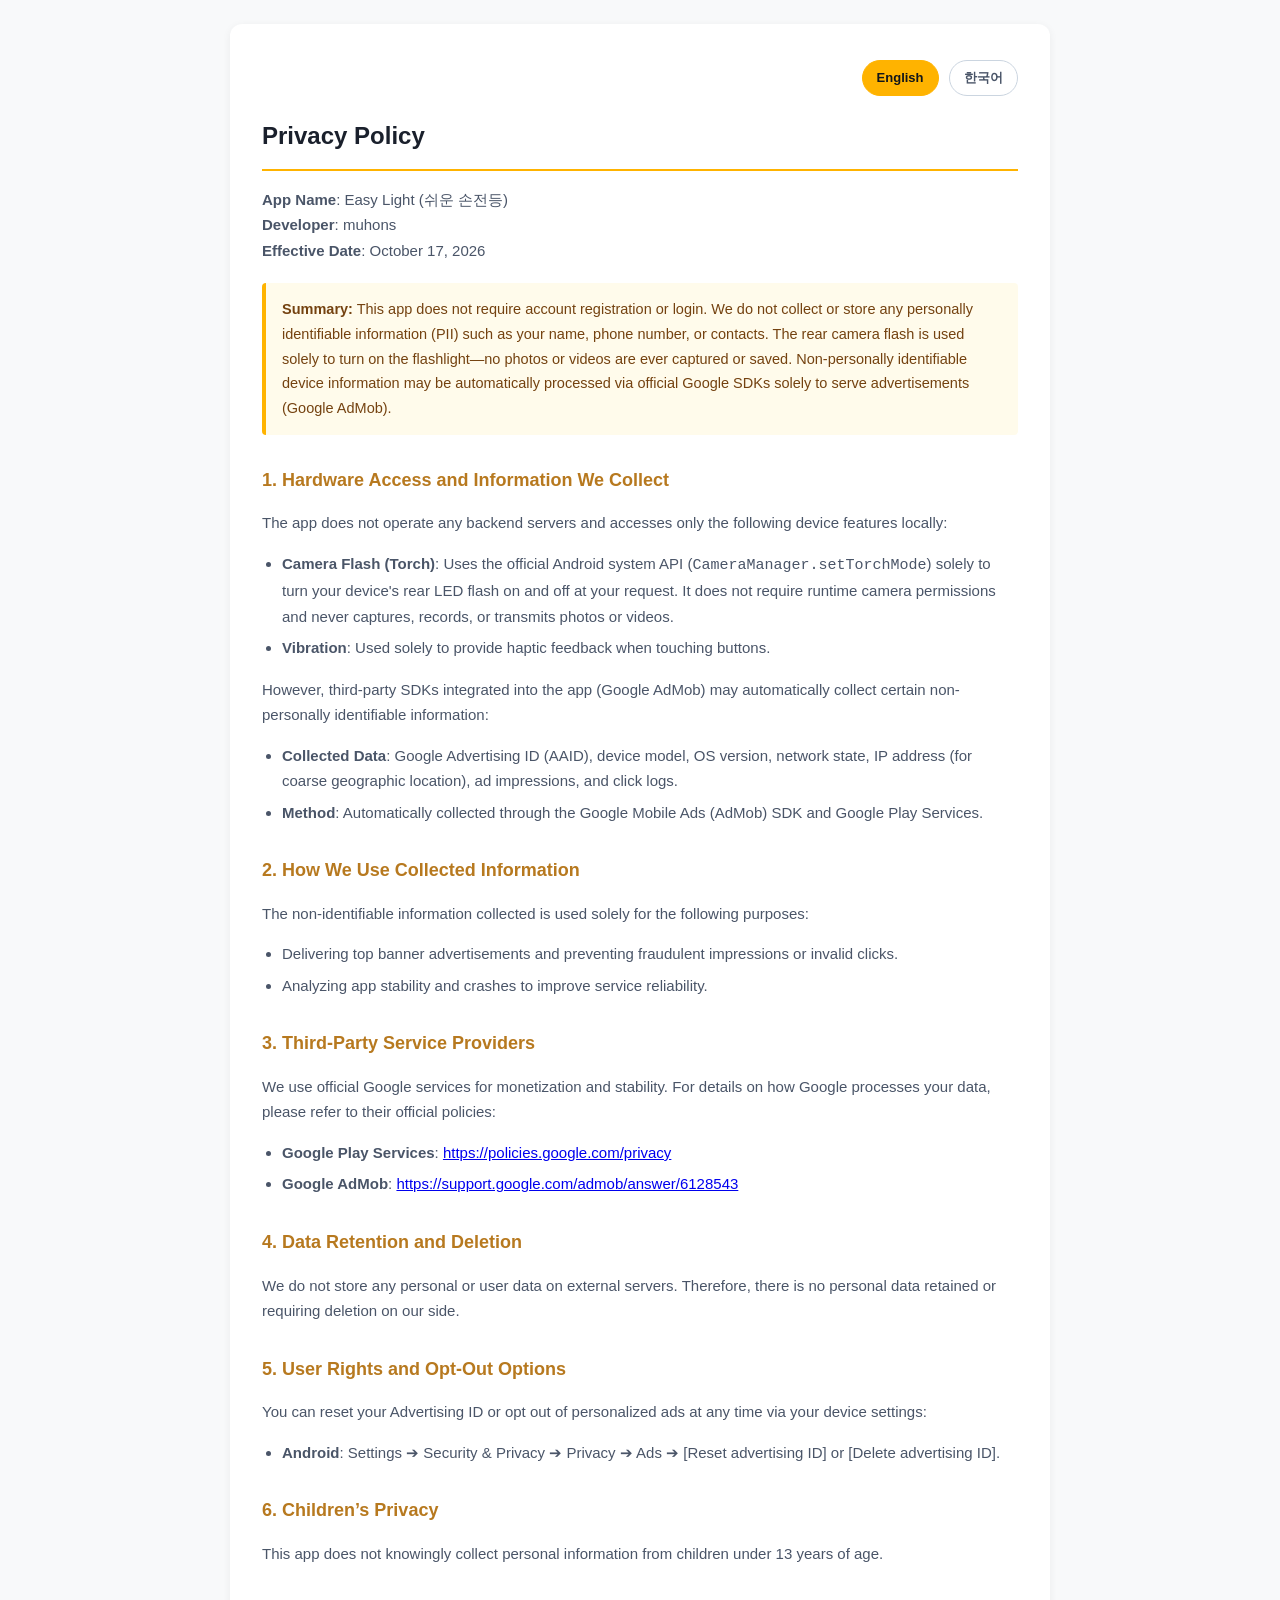
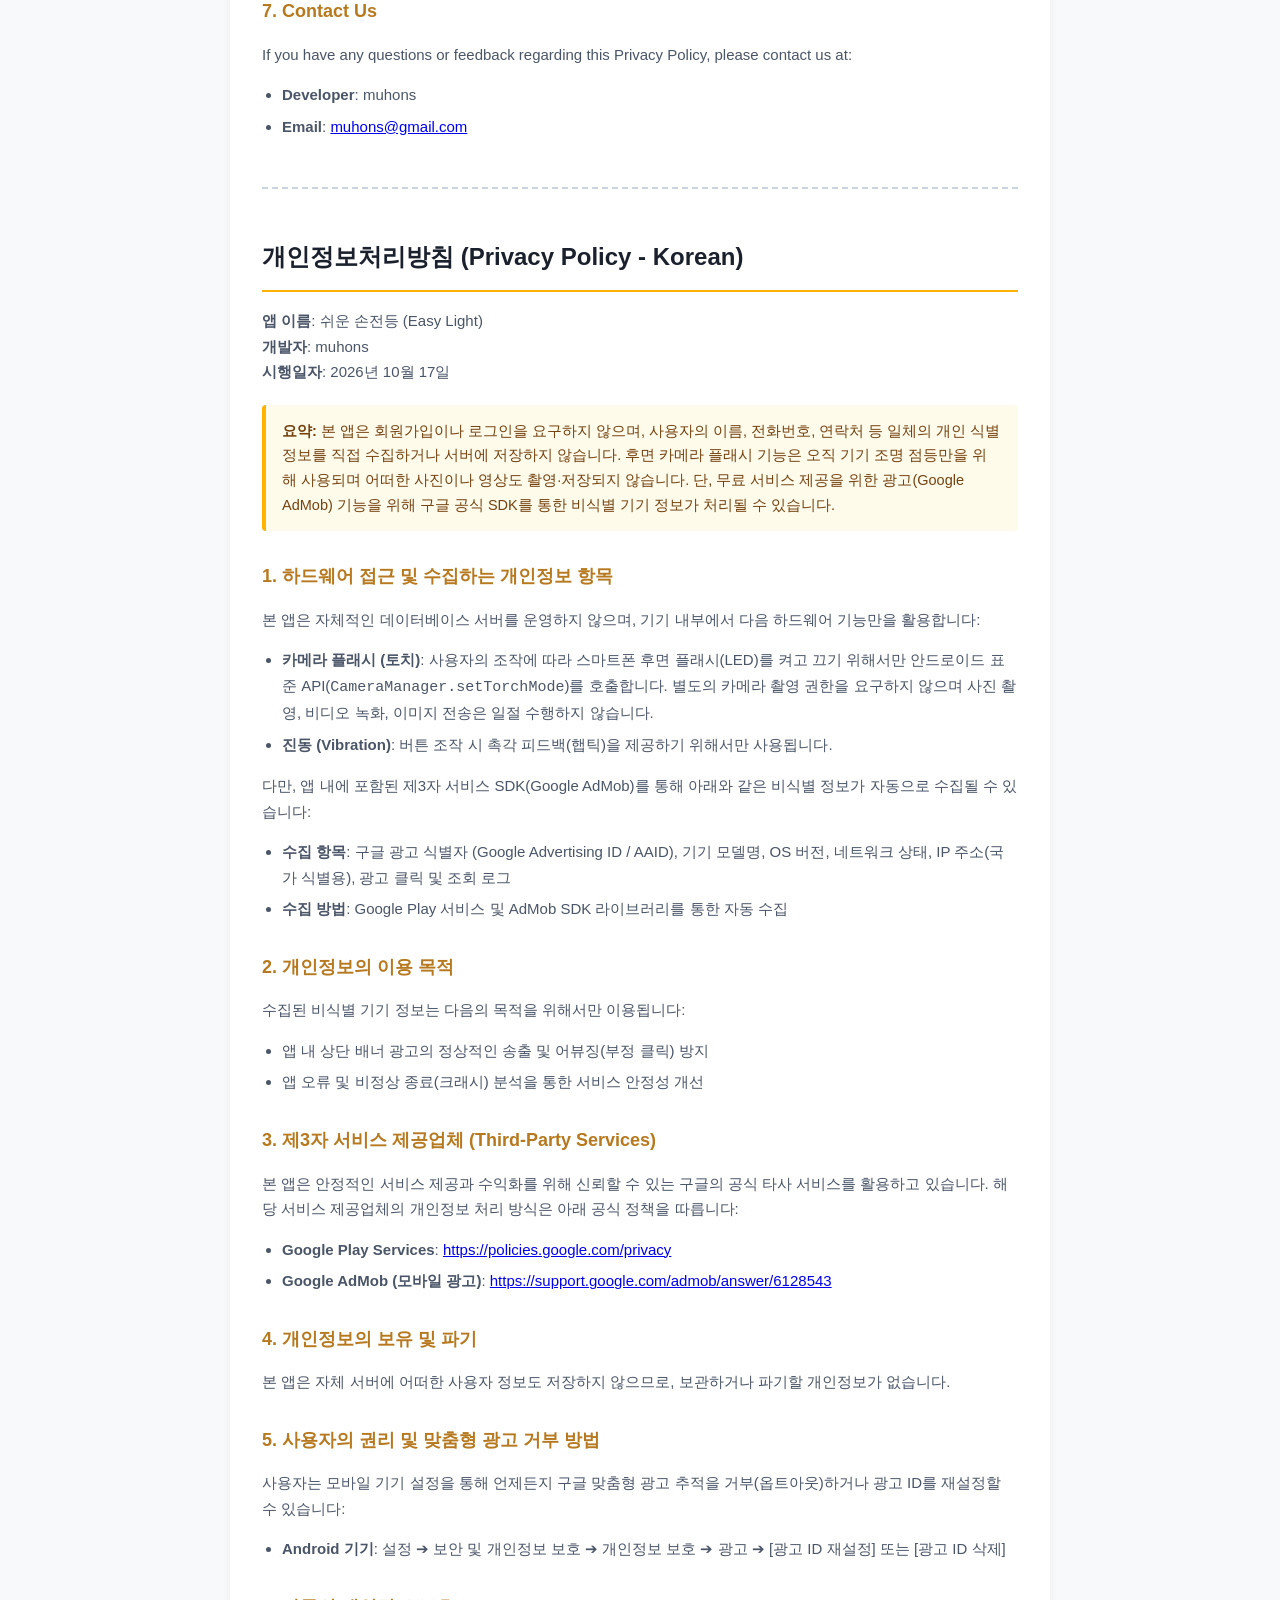
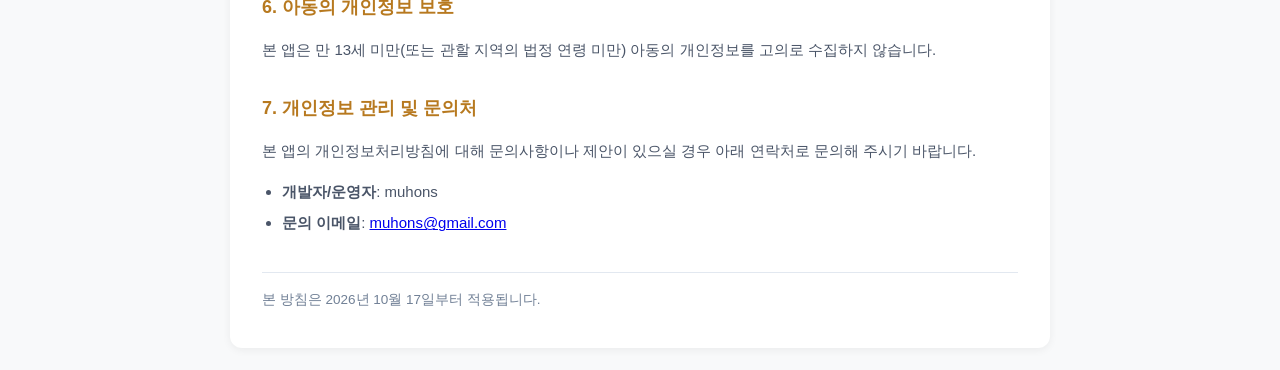
<file: privacy_policy_smartlight.html>
<!DOCTYPE html>
<html lang="en">
<head>
    <meta charset="UTF-8">
    <meta name="viewport" content="width=device-width, initial-scale=1.0">
    <title>Privacy Policy - Easy Light (쉬운 손전등)</title>
    <style>
        body {
            font-family: -apple-system, BlinkMacSystemFont, "Segoe UI", Roboto, "Helvetica Neue", Arial, sans-serif;
            line-height: 1.7;
            color: #333333;
            max-width: 820px;
            margin: 0 auto;
            padding: 24px 16px;
            background-color: #f8f9fa;
        }
        .container {
            background-color: #ffffff;
            padding: 36px 32px;
            border-radius: 12px;
            box-shadow: 0 2px 8px rgba(0, 0, 0, 0.06);
        }
        .lang-switch {
            text-align: right;
            margin-bottom: 20px;
        }
        .lang-btn {
            display: inline-block;
            padding: 6px 14px;
            font-size: 13px;
            border-radius: 20px;
            text-decoration: none;
            margin-left: 6px;
            border: 1px solid #cbd5e0;
            color: #4a5568;
            font-weight: 600;
        }
        .lang-btn.active {
            background-color: #ffb300;
            color: #12161a;
            border-color: #ffb300;
        }
        h1 {
            font-size: 24px;
            color: #1a202c;
            border-bottom: 2px solid #ffb300;
            padding-bottom: 12px;
            margin-top: 0;
        }
        h2 {
            font-size: 18px;
            color: #b7791f;
            margin-top: 30px;
            margin-bottom: 10px;
        }
        p, li {
            font-size: 15px;
            color: #4a5568;
        }
        ul {
            padding-left: 20px;
            margin-top: 6px;
        }
        li {
            margin-bottom: 6px;
        }
        .highlight-box {
            background-color: #fffbeb;
            border-left: 4px solid #ffb300;
            padding: 14px 16px;
            border-radius: 4px;
            margin: 20px 0;
            font-size: 14.5px;
            color: #744210;
        }
        .divider-section {
            border-top: 2px dashed #cbd5e0;
            margin: 48px 0 36px 0;
            padding-top: 12px;
        }
        .footer {
            margin-top: 36px;
            font-size: 13.5px;
            color: #718096;
            border-top: 1px solid #e2e8f0;
            padding-top: 16px;
        }
    </style>
</head>
<body>
<div class="container">
    <div class="lang-switch">
        <a href="#lang-en" class="lang-btn active">English</a>
        <a href="#lang-ko" class="lang-btn">한국어</a>
    </div>

    <!-- ENGLISH SECTION -->
    <div id="lang-en">
        <h1>Privacy Policy</h1>
        <p><b>App Name</b>: Easy Light (쉬운 손전등)<br>
           <b>Developer</b>: muhons<br>
           <b>Effective Date</b>: October 17, 2026</p>

        <div class="highlight-box">
            <strong>Summary:</strong> This app does not require account registration or login. We do not collect or store any personally identifiable information (PII) such as your name, phone number, or contacts. The rear camera flash is used solely to turn on the flashlight—no photos or videos are ever captured or saved. Non-personally identifiable device information may be automatically processed via official Google SDKs solely to serve advertisements (Google AdMob).
        </div>

        <h2>1. Hardware Access and Information We Collect</h2>
        <p>The app does not operate any backend servers and accesses only the following device features locally:</p>
        <ul>
            <li><strong>Camera Flash (Torch)</strong>: Uses the official Android system API (<code>CameraManager.setTorchMode</code>) solely to turn your device's rear LED flash on and off at your request. It does not require runtime camera permissions and never captures, records, or transmits photos or videos.</li>
            <li><strong>Vibration</strong>: Used solely to provide haptic feedback when touching buttons.</li>
        </ul>
        <p>However, third-party SDKs integrated into the app (Google AdMob) may automatically collect certain non-personally identifiable information:</p>
        <ul>
            <li><strong>Collected Data</strong>: Google Advertising ID (AAID), device model, OS version, network state, IP address (for coarse geographic location), ad impressions, and click logs.</li>
            <li><strong>Method</strong>: Automatically collected through the Google Mobile Ads (AdMob) SDK and Google Play Services.</li>
        </ul>

        <h2>2. How We Use Collected Information</h2>
        <p>The non-identifiable information collected is used solely for the following purposes:</p>
        <ul>
            <li>Delivering top banner advertisements and preventing fraudulent impressions or invalid clicks.</li>
            <li>Analyzing app stability and crashes to improve service reliability.</li>
        </ul>

        <h2>3. Third-Party Service Providers</h2>
        <p>We use official Google services for monetization and stability. For details on how Google processes your data, please refer to their official policies:</p>
        <ul>
            <li><strong>Google Play Services</strong>: <a href="https://policies.google.com/privacy" target="_blank" rel="noopener">https://policies.google.com/privacy</a></li>
            <li><strong>Google AdMob</strong>: <a href="https://support.google.com/admob/answer/6128543" target="_blank" rel="noopener">https://support.google.com/admob/answer/6128543</a></li>
        </ul>

        <h2>4. Data Retention and Deletion</h2>
        <p>We do not store any personal or user data on external servers. Therefore, there is no personal data retained or requiring deletion on our side.</p>

        <h2>5. User Rights and Opt-Out Options</h2>
        <p>You can reset your Advertising ID or opt out of personalized ads at any time via your device settings:</p>
        <ul>
            <li><strong>Android</strong>: Settings ➔ Security &amp; Privacy ➔ Privacy ➔ Ads ➔ [Reset advertising ID] or [Delete advertising ID].</li>
        </ul>

        <h2>6. Children’s Privacy</h2>
        <p>This app does not knowingly collect personal information from children under 13 years of age.</p>

        <h2>7. Contact Us</h2>
        <p>If you have any questions or feedback regarding this Privacy Policy, please contact us at:</p>
        <ul>
            <li><strong>Developer</strong>: muhons</li>
            <li><strong>Email</strong>: <a href="mailto:muhons@gmail.com">muhons@gmail.com</a></li>
        </ul>
    </div>

    <!-- DIVIDER -->
    <div class="divider-section" id="lang-ko"></div>

    <!-- KOREAN SECTION -->
    <div>
        <h1>개인정보처리방침 (Privacy Policy - Korean)</h1>
        <p><b>앱 이름</b>: 쉬운 손전등 (Easy Light)<br>
           <b>개발자</b>: muhons<br>
           <b>시행일자</b>: 2026년 10월 17일</p>

        <div class="highlight-box">
            <strong>요약:</strong> 본 앱은 회원가입이나 로그인을 요구하지 않으며, 사용자의 이름, 전화번호, 연락처 등 일체의 개인 식별 정보를 직접 수집하거나 서버에 저장하지 않습니다. 후면 카메라 플래시 기능은 오직 기기 조명 점등만을 위해 사용되며 어떠한 사진이나 영상도 촬영·저장되지 않습니다. 단, 무료 서비스 제공을 위한 광고(Google AdMob) 기능을 위해 구글 공식 SDK를 통한 비식별 기기 정보가 처리될 수 있습니다.
        </div>

        <h2>1. 하드웨어 접근 및 수집하는 개인정보 항목</h2>
        <p>본 앱은 자체적인 데이터베이스 서버를 운영하지 않으며, 기기 내부에서 다음 하드웨어 기능만을 활용합니다:</p>
        <ul>
            <li><strong>카메라 플래시 (토치)</strong>: 사용자의 조작에 따라 스마트폰 후면 플래시(LED)를 켜고 끄기 위해서만 안드로이드 표준 API(<code>CameraManager.setTorchMode</code>)를 호출합니다. 별도의 카메라 촬영 권한을 요구하지 않으며 사진 촬영, 비디오 녹화, 이미지 전송은 일절 수행하지 않습니다.</li>
            <li><strong>진동 (Vibration)</strong>: 버튼 조작 시 촉각 피드백(햅틱)을 제공하기 위해서만 사용됩니다.</li>
        </ul>
        <p>다만, 앱 내에 포함된 제3자 서비스 SDK(Google AdMob)를 통해 아래와 같은 비식별 정보가 자동으로 수집될 수 있습니다:</p>
        <ul>
            <li><strong>수집 항목</strong>: 구글 광고 식별자 (Google Advertising ID / AAID), 기기 모델명, OS 버전, 네트워크 상태, IP 주소(국가 식별용), 광고 클릭 및 조회 로그</li>
            <li><strong>수집 방법</strong>: Google Play 서비스 및 AdMob SDK 라이브러리를 통한 자동 수집</li>
        </ul>

        <h2>2. 개인정보의 이용 목적</h2>
        <p>수집된 비식별 기기 정보는 다음의 목적을 위해서만 이용됩니다:</p>
        <ul>
            <li>앱 내 상단 배너 광고의 정상적인 송출 및 어뷰징(부정 클릭) 방지</li>
            <li>앱 오류 및 비정상 종료(크래시) 분석을 통한 서비스 안정성 개선</li>
        </ul>

        <h2>3. 제3자 서비스 제공업체 (Third-Party Services)</h2>
        <p>본 앱은 안정적인 서비스 제공과 수익화를 위해 신뢰할 수 있는 구글의 공식 타사 서비스를 활용하고 있습니다. 해당 서비스 제공업체의 개인정보 처리 방식은 아래 공식 정책을 따릅니다:</p>
        <ul>
            <li><strong>Google Play Services</strong>: <a href="https://policies.google.com/privacy" target="_blank" rel="noopener">https://policies.google.com/privacy</a></li>
            <li><strong>Google AdMob (모바일 광고)</strong>: <a href="https://support.google.com/admob/answer/6128543" target="_blank" rel="noopener">https://support.google.com/admob/answer/6128543</a></li>
        </ul>

        <h2>4. 개인정보의 보유 및 파기</h2>
        <p>본 앱은 자체 서버에 어떠한 사용자 정보도 저장하지 않으므로, 보관하거나 파기할 개인정보가 없습니다.</p>

        <h2>5. 사용자의 권리 및 맞춤형 광고 거부 방법</h2>
        <p>사용자는 모바일 기기 설정을 통해 언제든지 구글 맞춤형 광고 추적을 거부(옵트아웃)하거나 광고 ID를 재설정할 수 있습니다:</p>
        <ul>
            <li><strong>Android 기기</strong>: 설정 ➔ 보안 및 개인정보 보호 ➔ 개인정보 보호 ➔ 광고 ➔ [광고 ID 재설정] 또는 [광고 ID 삭제]</li>
        </ul>

        <h2>6. 아동의 개인정보 보호</h2>
        <p>본 앱은 만 13세 미만(또는 관할 지역의 법정 연령 미만) 아동의 개인정보를 고의로 수집하지 않습니다.</p>

        <h2>7. 개인정보 관리 및 문의처</h2>
        <p>본 앱의 개인정보처리방침에 대해 문의사항이나 제안이 있으실 경우 아래 연락처로 문의해 주시기 바랍니다.</p>
        <ul>
            <li><strong>개발자/운영자</strong>: muhons</li>
            <li><strong>문의 이메일</strong>: <a href="mailto:muhons@gmail.com">muhons@gmail.com</a></li>
        </ul>

        <div class="footer">
            본 방침은 2026년 10월 17일부터 적용됩니다.
        </div>
    </div>
</div>
<script>
    (function () {
        var langs = (navigator.languages && navigator.languages.length) ? navigator.languages : [navigator.language || navigator.userLanguage || 'en'];
        if (langs.some(function (l) { return String(l).toLowerCase().indexOf('ko') === 0; }) && !location.hash) {
            var koEl = document.getElementById('lang-ko');
            if (koEl) koEl.scrollIntoView();
        }
    })();
</script>
</body>
</html>
</file>
<file: style.css>
:root {
  --bg: #f8fafc;
  --surface: #ffffff;
  --text: #0f172a;
  --text-muted: #475569;
  --border: #e2e8f0;
  --primary: #2563eb;
  --primary-hover: #1d4ed8;
  --accent-bg: #eff6ff;
  --shadow: 0 1px 3px rgba(15, 23, 42, 0.06), 0 4px 12px rgba(15, 23, 42, 0.04);
  --shadow-hover: 0 8px 24px rgba(15, 23, 42, 0.09);
  --radius: 16px;
}

@media (prefers-color-scheme: dark) {
  :root {
    --bg: #0b1120;
    --surface: #111827;
    --text: #f1f5f9;
    --text-muted: #94a3b8;
    --border: #1e293b;
    --primary: #3b82f6;
    --primary-hover: #60a5fa;
    --accent-bg: #1e293b;
    --shadow: 0 1px 3px rgba(0, 0, 0, 0.3);
    --shadow-hover: 0 8px 24px rgba(0, 0, 0, 0.45);
  }
}

* {
  box-sizing: border-box;
  margin: 0;
  padding: 0;
}

body {
  font-family: -apple-system, BlinkMacSystemFont, "Segoe UI", Roboto, "Noto Sans KR", sans-serif;
  background-color: var(--bg);
  color: var(--text);
  line-height: 1.6;
  min-height: 100vh;
  display: flex;
  flex-direction: column;
}

.container {
  width: 100%;
  max-width: 1040px;
  margin: 0 auto;
  padding: 0 20px;
}

/* Header */
.site-header {
  position: sticky;
  top: 0;
  z-index: 10;
  background-color: var(--surface);
  border-bottom: 1px solid var(--border);
  backdrop-filter: blur(8px);
}

.header-inner {
  height: 64px;
  display: flex;
  align-items: center;
  justify-content: space-between;
}

.brand {
  display: inline-flex;
  align-items: center;
  gap: 10px;
  text-decoration: none;
  color: var(--text);
  font-weight: 700;
  font-size: 1.15rem;
}

.brand-logo {
  width: 34px;
  height: 34px;
  border-radius: 10px;
  background: var(--primary);
  color: #ffffff;
  display: grid;
  place-items: center;
  font-size: 1rem;
  font-weight: 800;
}

.lang-switch {
  display: inline-flex;
  background: var(--bg);
  border: 1px solid var(--border);
  border-radius: 10px;
  padding: 3px;
  gap: 2px;
}

.lang-btn {
  border: none;
  background: transparent;
  color: var(--text-muted);
  font-size: 0.82rem;
  font-weight: 600;
  padding: 5px 11px;
  border-radius: 7px;
  cursor: pointer;
  transition: background-color 0.15s, color 0.15s;
}

.lang-btn.active {
  background: var(--surface);
  color: var(--primary);
  box-shadow: 0 1px 2px rgba(0, 0, 0, 0.08);
}

/* Hero */
.hero {
  padding: 56px 0 36px;
  text-align: center;
}

.hero h1 {
  font-size: clamp(2.2rem, 4.5vw, 3rem);
  font-weight: 800;
  letter-spacing: -0.02em;
  margin-bottom: 14px;
}

.hero-sub {
  color: var(--text-muted);
  font-size: 1.25rem;
  max-width: 820px;
  margin: 0 auto;
  word-break: keep-all;
}

/* Apps Grid */
.apps-section {
  padding: 16px 0 64px;
  flex: 1;
}

.section-title {
  font-size: 1.4rem;
  font-weight: 700;
  margin-bottom: 22px;
  color: var(--text-muted);
}

.app-grid {
  display: grid;
  grid-template-columns: 1fr;
  gap: 24px;
}

.app-card {
  background: var(--surface);
  border: 1px solid var(--border);
  border-radius: var(--radius);
  padding: 28px;
  box-shadow: var(--shadow);
  display: flex;
  flex-direction: row;
  align-items: center;
  justify-content: space-between;
  gap: 28px;
  transition: transform 0.18s ease, box-shadow 0.18s ease;
}

.app-main {
  flex: 1;
  min-width: 0;
  display: flex;
  flex-direction: column;
  justify-content: space-between;
  gap: 22px;
}

.app-card:hover {
  transform: translateY(-2px);
  box-shadow: var(--shadow-hover);
}

.app-head {
  display: flex;
  align-items: center;
  gap: 14px;
}

.app-icon {
  width: 58px;
  height: 58px;
  border-radius: 14px;
  background: var(--accent-bg);
  display: grid;
  place-items: center;
  font-size: 1.7rem;
  flex-shrink: 0;
  overflow: hidden;
}

.app-icon img {
  width: 100%;
  height: 100%;
  object-fit: cover;
  display: block;
}

.app-title {
  font-size: 1.6rem;
  font-weight: 700;
  line-height: 1.3;
}

.app-category {
  display: inline-block;
  font-size: 1rem;
  color: var(--text-muted);
  margin-top: 4px;
}

.app-desc {
  color: var(--text);
  font-size: 1.22rem;
  line-height: 1.65;
}

.app-features {
  list-style: disc;
  padding-left: 22px;
  margin-top: 16px;
  color: var(--text-muted);
  font-size: 1.14rem;
  line-height: 1.7;
  display: flex;
  flex-direction: column;
  gap: 10px;
}

.app-body {
  display: flex;
  gap: 28px;
  align-items: flex-start;
  justify-content: space-between;
  margin-top: 18px;
}

.app-info {
  flex: 1;
  min-width: 0;
}

.app-shot {
  width: 210px;
  flex-shrink: 0;
  border-radius: 12px;
  overflow: hidden;
  border: 1px solid var(--border);
  background: var(--bg);
}

@media (max-width: 640px) {
  .app-card {
    flex-direction: column;
  }
  .app-shot {
    width: 100%;
    max-width: 240px;
    margin: 0 auto;
  }
}

.app-shot img {
  width: 100%;
  height: auto;
  display: block;
}

.app-actions {
  display: flex;
  align-items: center;
  justify-content: space-between;
  gap: 10px;
  padding-top: 12px;
  border-top: 1px solid var(--border);
}

.btn-store {
  display: inline-flex;
  align-items: center;
  gap: 8px;
  background: var(--primary);
  color: #ffffff;
  text-decoration: none;
  font-size: 1.08rem;
  font-weight: 600;
  padding: 12px 22px;
  border-radius: 10px;
  transition: background-color 0.15s;
}

.btn-store:hover {
  background: var(--primary-hover);
}

.link-privacy {
  color: var(--text-muted);
  text-decoration: none;
  font-size: 1.05rem;
}

.link-privacy:hover {
  color: var(--text);
  text-decoration: underline;
}

/* Footer */
.site-footer {
  border-top: 1px solid var(--border);
  background: var(--surface);
  padding: 24px 0;
  color: var(--text-muted);
  font-size: 0.88rem;
}

.footer-inner {
  display: flex;
  flex-wrap: wrap;
  justify-content: space-between;
  align-items: center;
  gap: 10px;
}

.site-footer a {
  color: var(--primary);
  text-decoration: none;
}

.site-footer a:hover {
  text-decoration: underline;
}

/* Modal */
.modal-overlay {
  position: fixed;
  inset: 0;
  z-index: 50;
  background: rgba(15, 23, 42, 0.55);
  backdrop-filter: blur(4px);
  display: none;
  align-items: center;
  justify-content: center;
  padding: 20px;
}

.modal-overlay.open {
  display: flex;
}

.modal-content {
  position: relative;
  width: 100%;
  max-width: 480px;
  background: var(--surface);
  border: 1px solid var(--border);
  border-radius: var(--radius);
  padding: 26px;
  box-shadow: 0 20px 40px rgba(0, 0, 0, 0.25);
}

.modal-close {
  position: absolute;
  top: 14px;
  right: 16px;
  background: transparent;
  border: none;
  color: var(--text-muted);
  font-size: 1.6rem;
  line-height: 1;
  cursor: pointer;
}

.modal-close:hover {
  color: var(--text);
}

.modal-header {
  display: flex;
  align-items: center;
  gap: 14px;
  margin-bottom: 16px;
  padding-right: 28px;
}

.modal-icon {
  width: 52px;
  height: 52px;
  font-size: 1.6rem;
}

.modal-title {
  font-size: 1.2rem;
  font-weight: 700;
}

.modal-desc {
  color: var(--text);
  font-size: 0.96rem;
  margin-bottom: 14px;
}

.modal-features {
  list-style: disc;
  padding-left: 20px;
  margin-bottom: 22px;
  color: var(--text-muted);
  font-size: 0.92rem;
  display: flex;
  flex-direction: column;
  gap: 6px;
}

.modal-actions {
  display: flex;
  align-items: center;
  justify-content: space-between;
  gap: 12px;
  padding-top: 14px;
  border-top: 1px solid var(--border);
}
</file>
